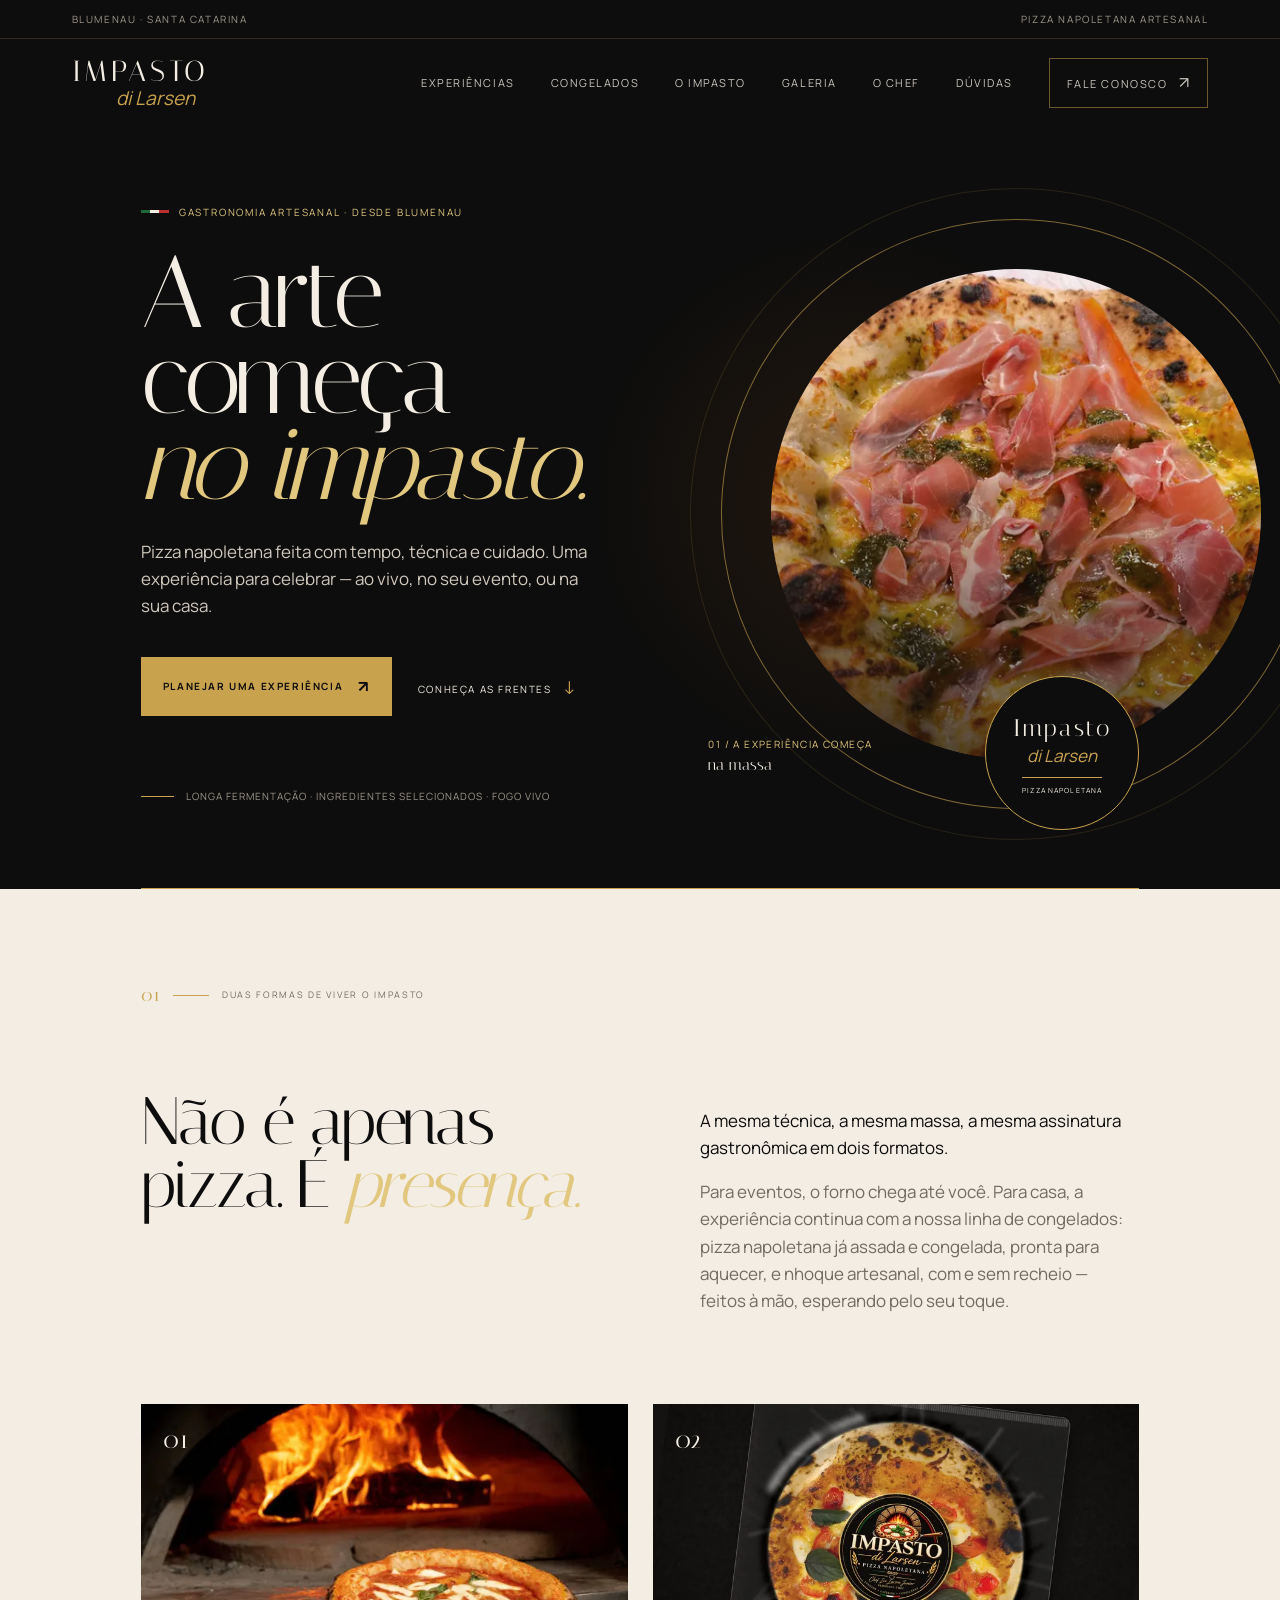
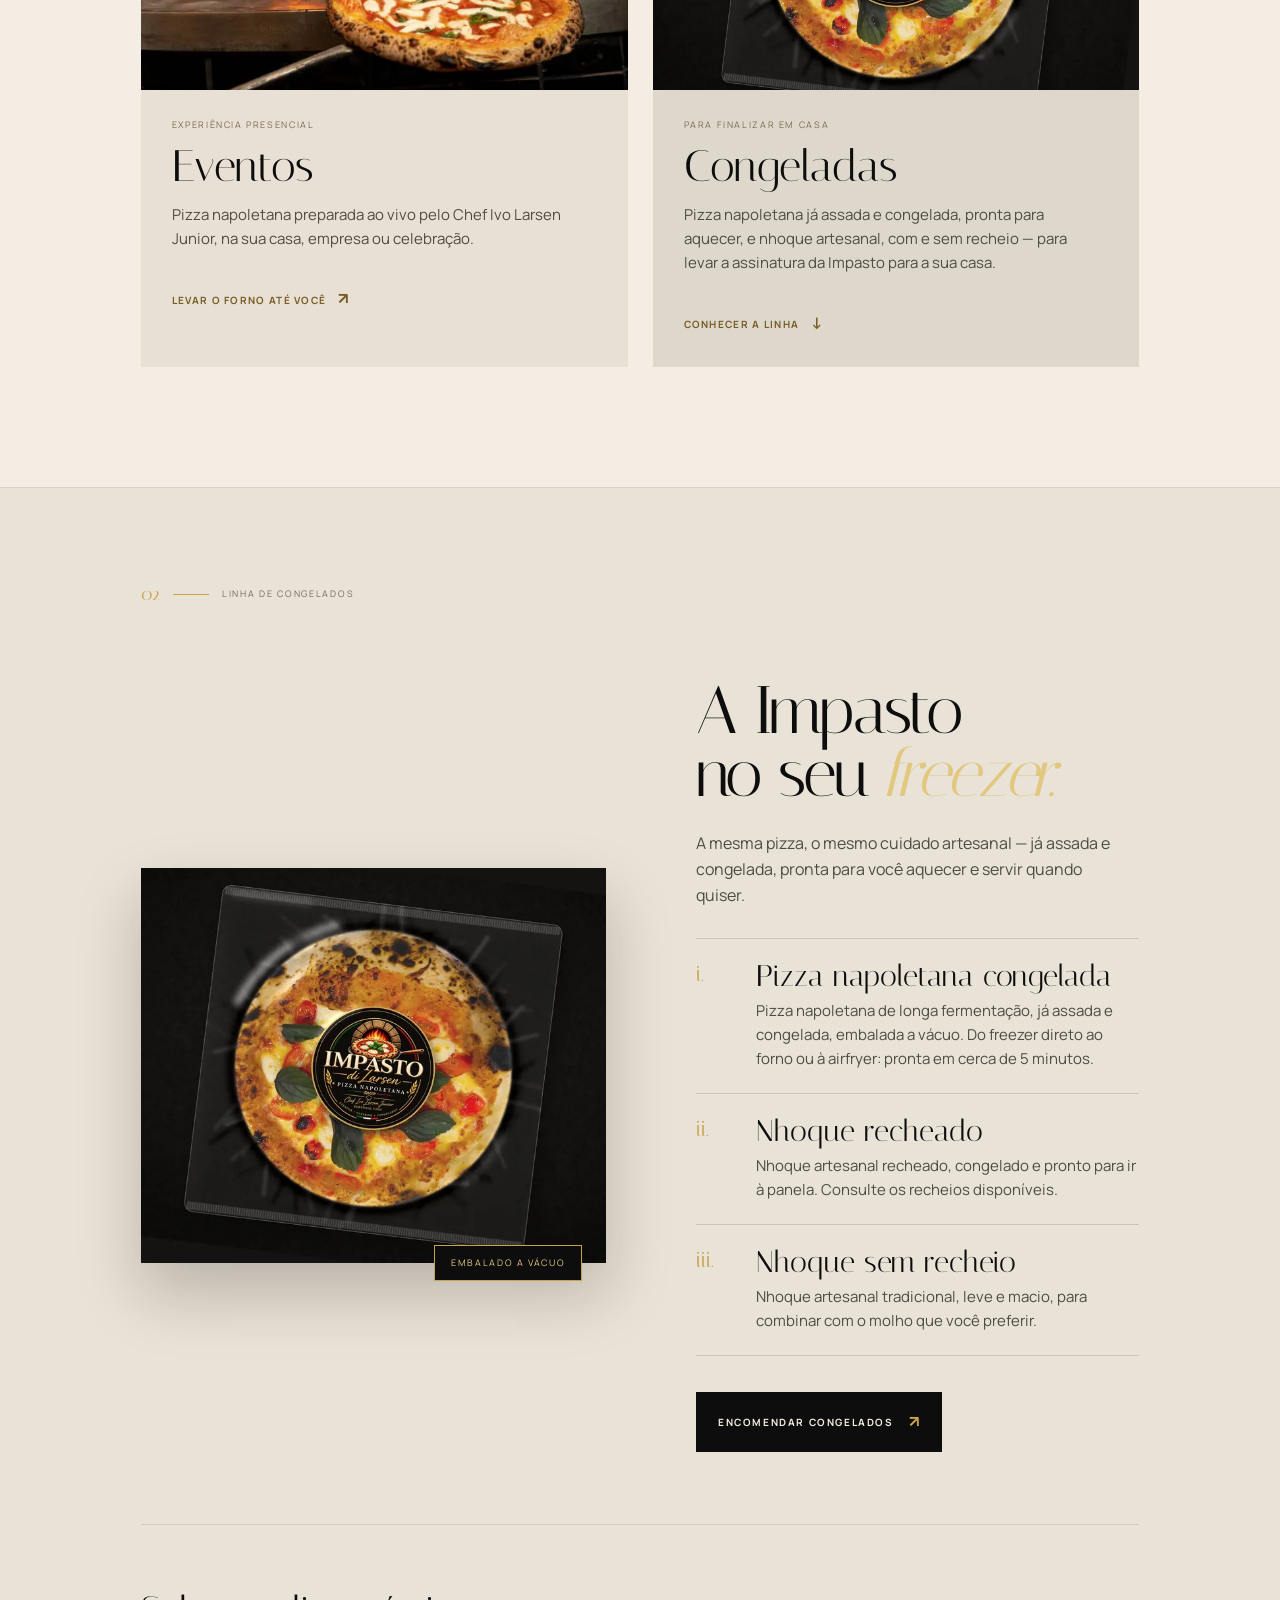
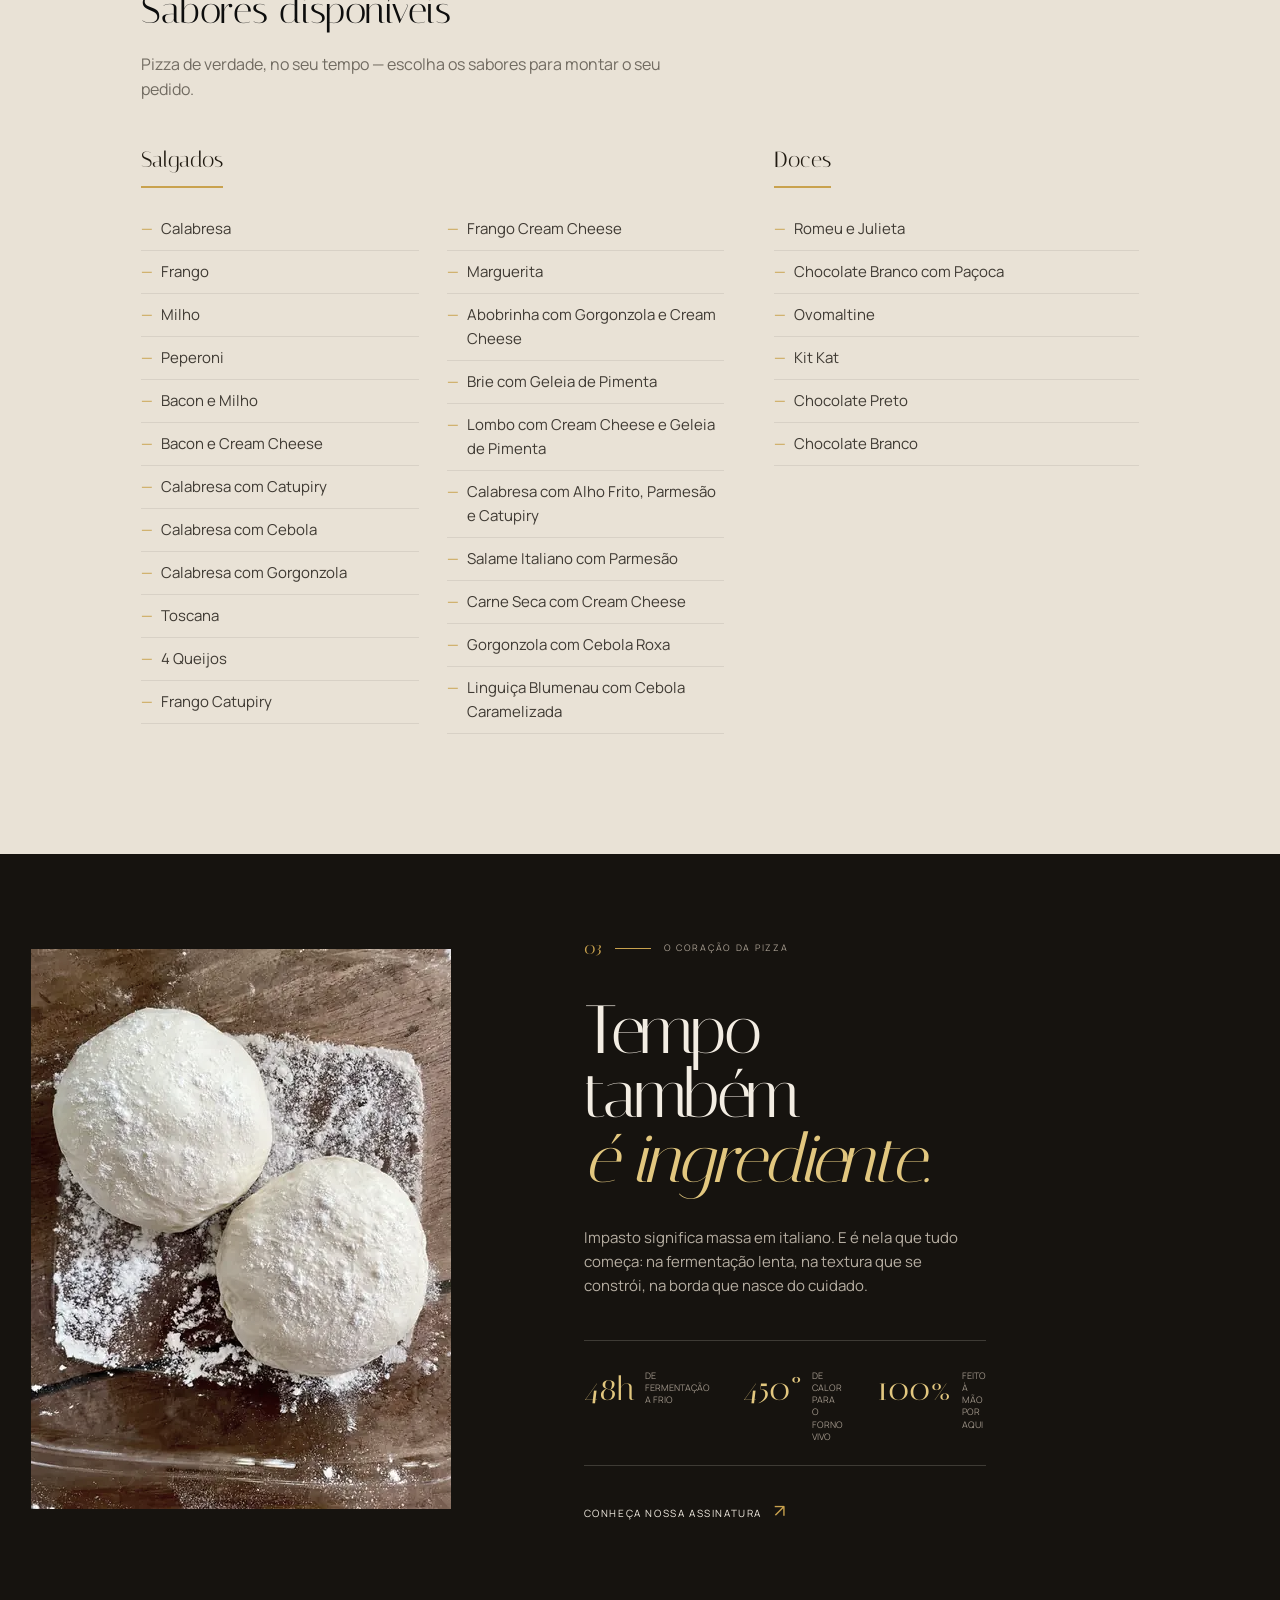
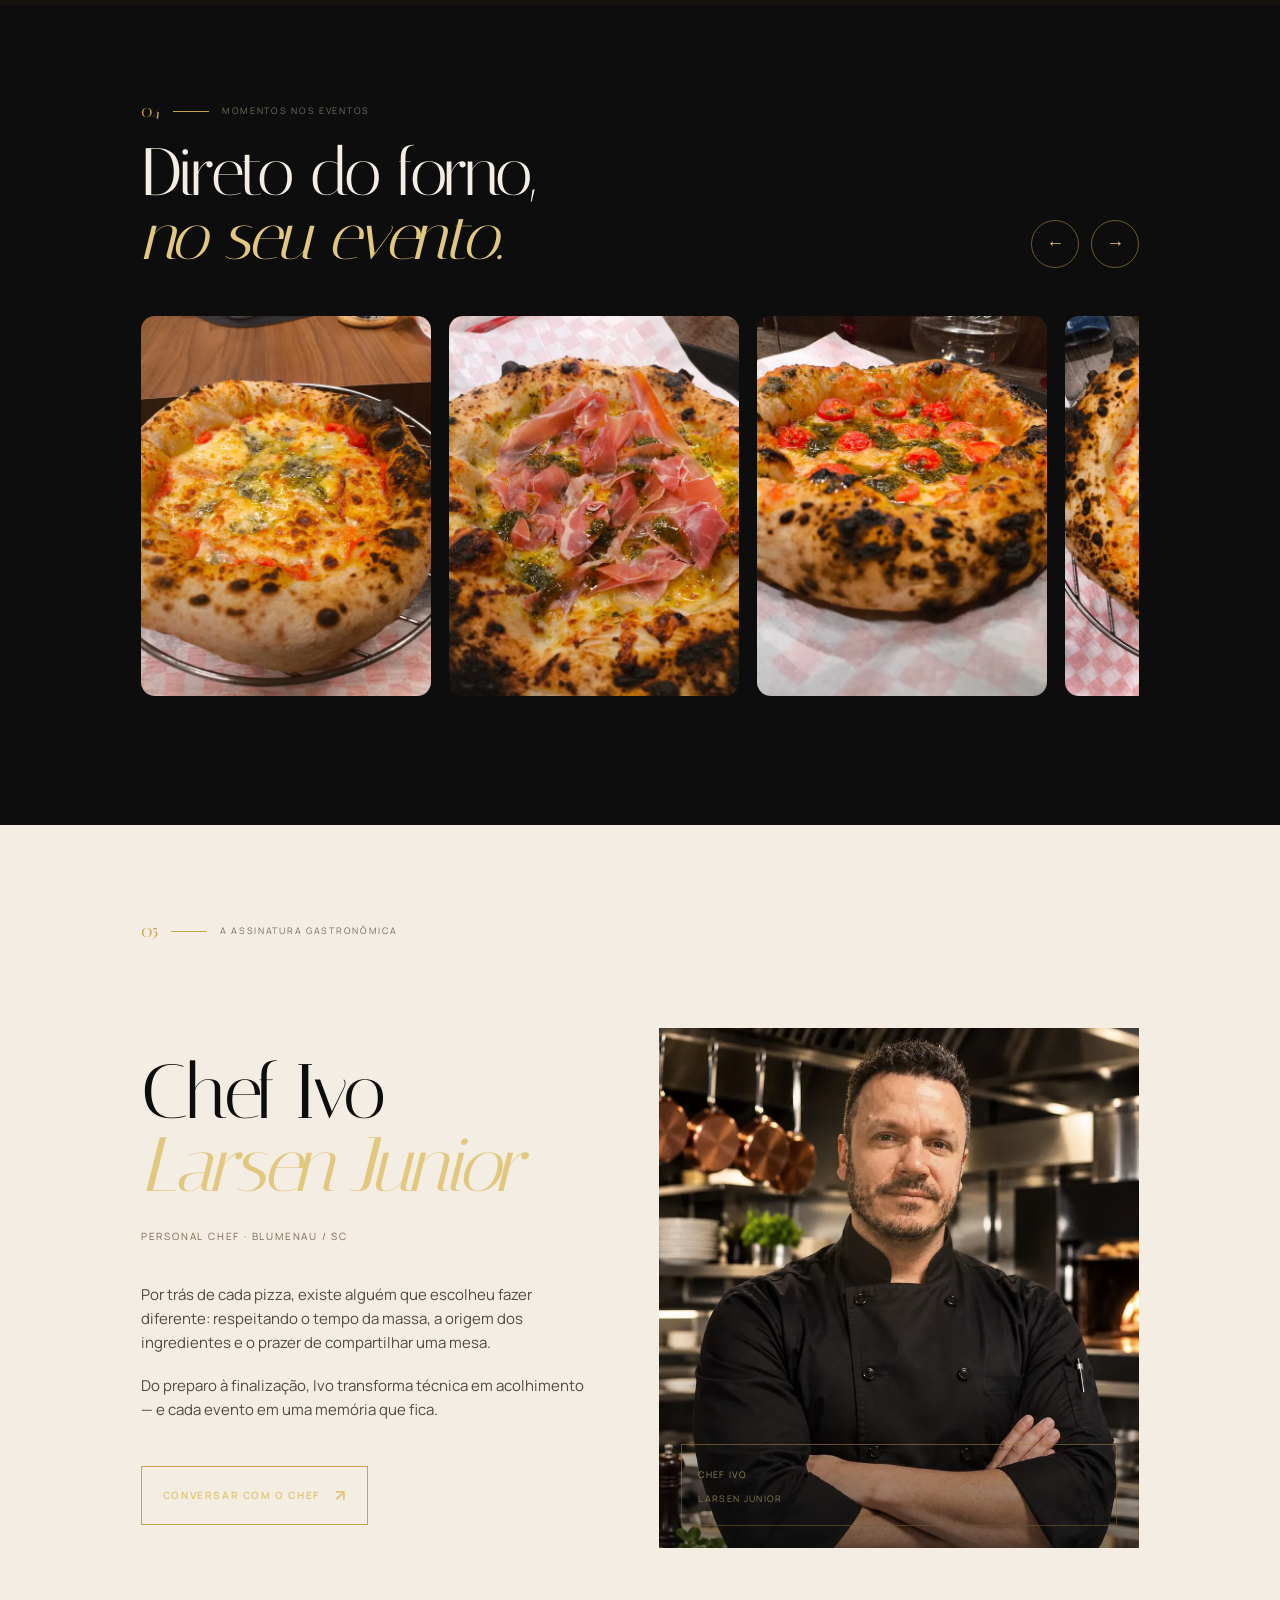
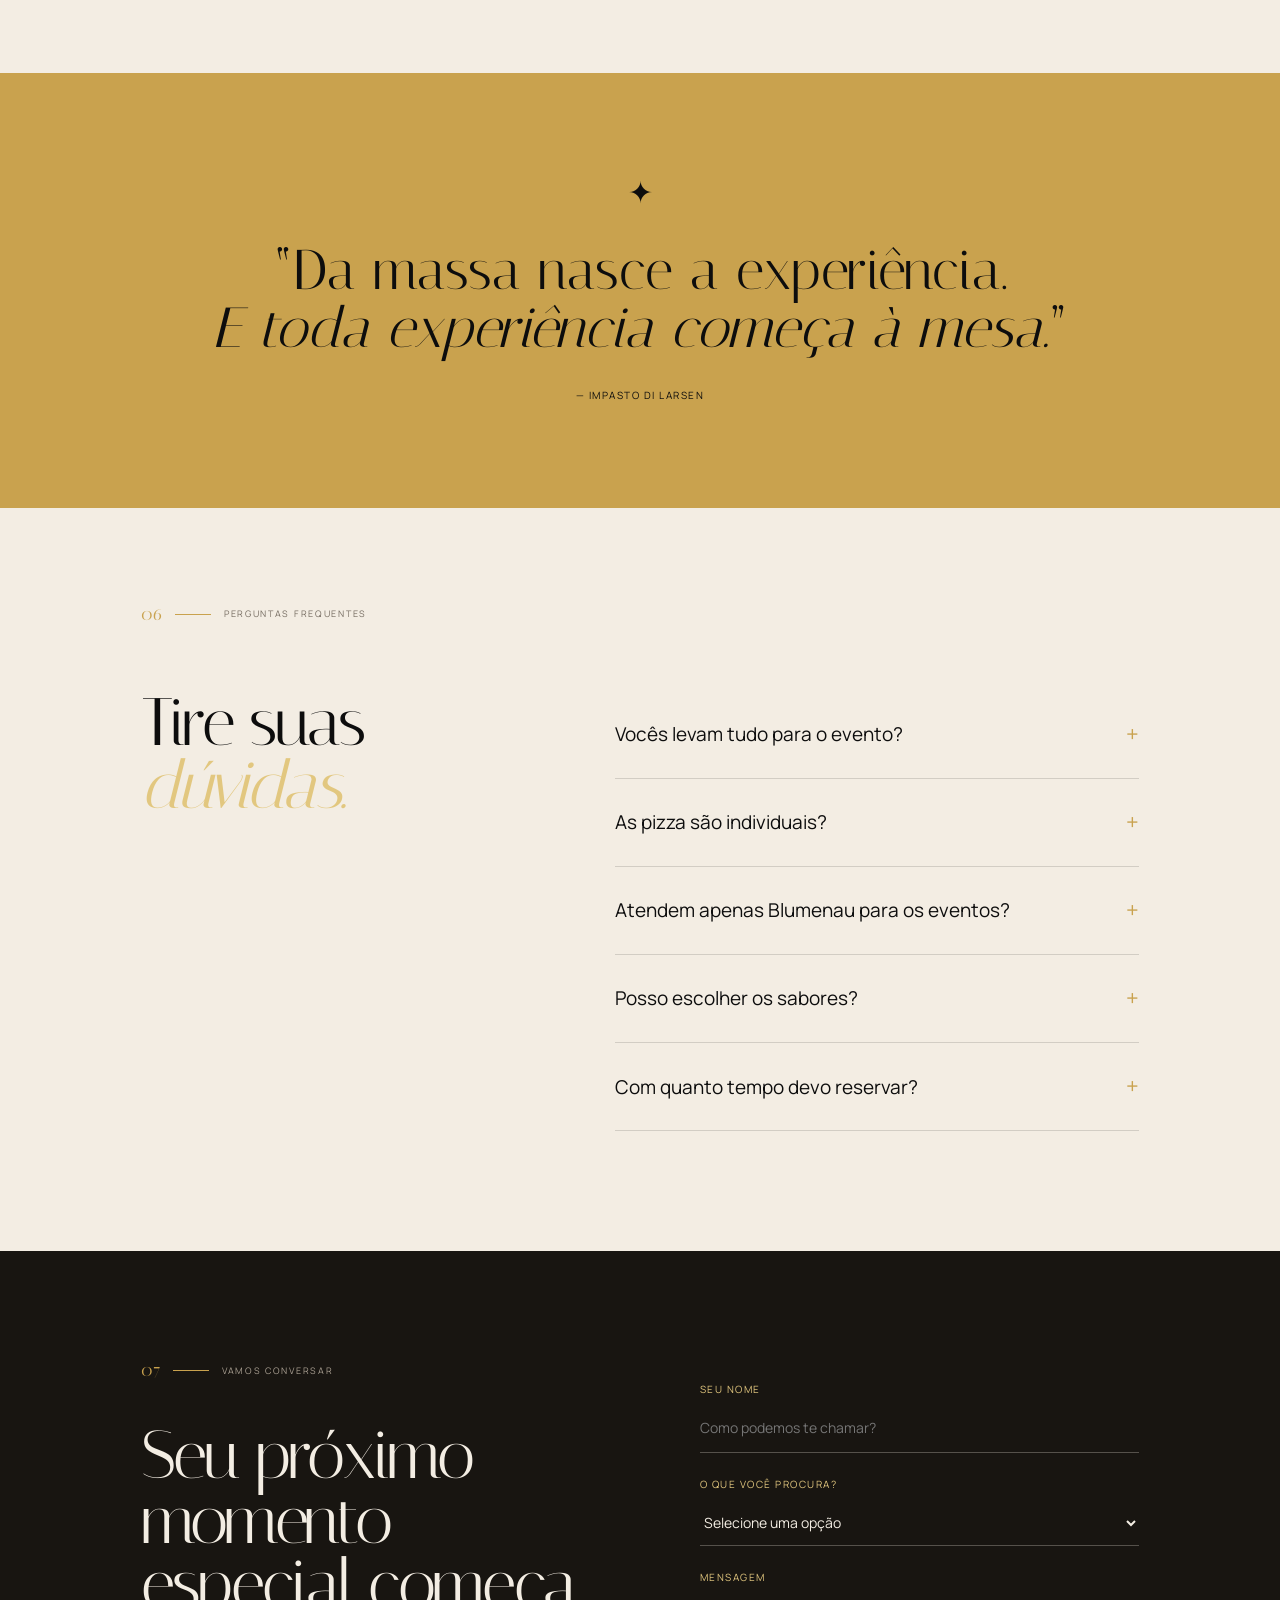
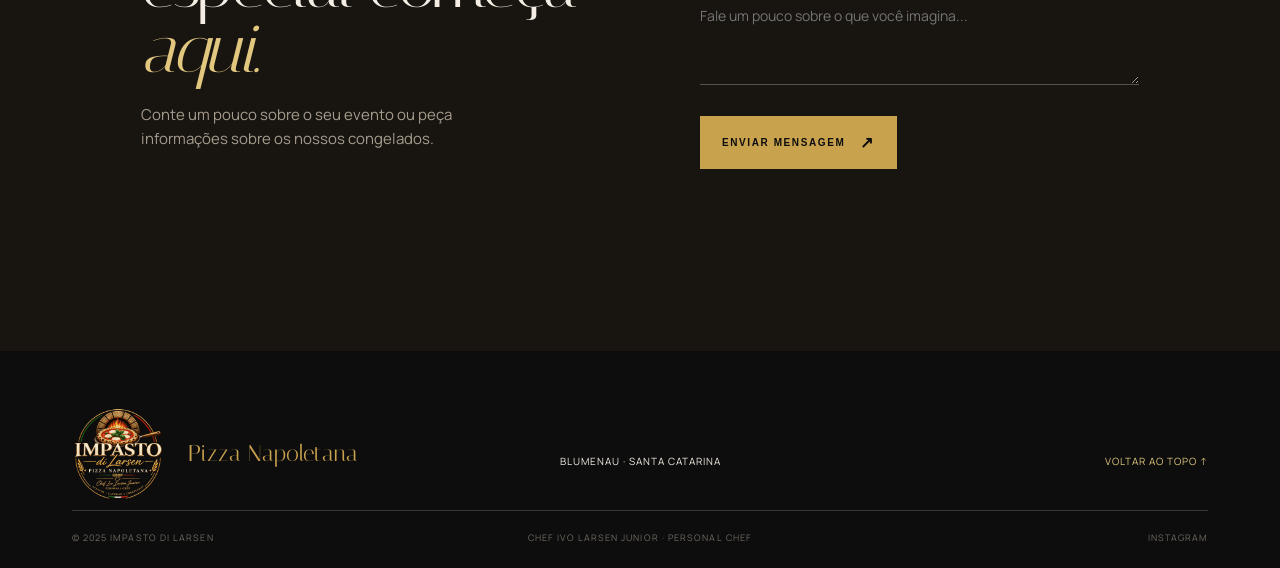
<file: index.html>
<!doctype html>
<html lang="pt-BR">
<head>
  <meta charset="UTF-8" />
  <!-- Google tag (gtag.js) -->
  <script async src="https://www.googletagmanager.com/gtag/js?id=AW-18531132535"></script>
  <script>
    window.dataLayer = window.dataLayer || [];
    function gtag(){dataLayer.push(arguments);}
    gtag('js', new Date());

    gtag('config', 'AW-18531132535');
  </script>
  <!-- Meta Pixel -->
  <script>
    !function(f,b,e,v,n,t,s){if(f.fbq)return;n=f.fbq=function(){n.callMethod?
    n.callMethod.apply(n,arguments):n.queue.push(arguments)};if(!f._fbq)f._fbq=n;
    n.push=n;n.loaded=!0;n.version='2.0';n.queue=[];t=b.createElement(e);t.async=!0;
    t.src=v;s=b.getElementsByTagName(e)[0];s.parentNode.insertBefore(t,s)}(window,
    document,'script','https://connect.facebook.net/en_US/fbevents.js');
    fbq('init', '1619346563264370');
    fbq('track', 'PageView');
  </script>
  <noscript><img height="1" width="1" style="display:none" src="https://www.facebook.com/tr?id=1619346563264370&ev=PageView&noscript=1" /></noscript>
  <meta name="viewport" content="width=device-width, initial-scale=1.0" />
  <meta name="description" content="Impasto di Larsen — pizza napoletana artesanal, experiências gastronômicas para eventos e linha de congelados (pizza napoletana já assada e congelada, pronta para aquecer, e nhoque artesanal) em Blumenau." />
  <meta name="theme-color" content="#0d0d0d" />
  <meta property="og:title" content="Impasto di Larsen | Pizza Napoletana" />
  <meta property="og:description" content="A arte começa no impasto. Uma experiência de pizza napoletana preparada ao vivo ou na sua casa." />
  <meta property="og:type" content="website" />
  <meta property="og:locale" content="pt_BR" />
  <meta property="og:url" content="https://impastodilarsen.com.br/" />
  <meta property="og:image" content="https://impastodilarsen.com.br/assets/logo-impasto.jpeg" />
  <meta property="og:image:width" content="1254" />
  <meta property="og:image:height" content="1254" />
  <meta property="og:site_name" content="Impasto di Larsen" />
  <meta name="twitter:card" content="summary_large_image" />
  <title>Impasto di Larsen | Pizza Napoletana</title>
  <link rel="apple-touch-icon" sizes="180x180" href="assets/apple-touch-icon.png">
  <link rel="icon" type="image/png" sizes="32x32" href="assets/favicon-32x32.png">
  <link rel="icon" type="image/png" sizes="16x16" href="assets/favicon-16x16.png">
  <link rel="icon" href="favicon.ico" type="image/x-icon" />
  <link rel="shortcut icon" href="favicon.ico" type="image/x-icon" />
  <link rel="preconnect" href="https://fonts.googleapis.com" />
  <link rel="preconnect" href="https://fonts.gstatic.com" crossorigin />
  <link rel="preload" as="style" href="https://fonts.googleapis.com/css2?family=DM+Sans:wght@400;500;600;700&family=Italiana&family=Manrope:wght@400;500;600;700&display=swap" onload="this.onload=null;this.rel='stylesheet'" />
  <noscript><link rel="stylesheet" href="https://fonts.googleapis.com/css2?family=DM+Sans:wght@400;500;600;700&family=Italiana&family=Manrope:wght@400;500;600;700&display=swap" /></noscript>
  <link rel="preload" as="image" href="assets/pizza-real-520.webp" imagesrcset="assets/pizza-real-520.webp 520w, assets/pizza-real-900.webp 900w" imagesizes="(max-width: 600px) 255px, (max-width: 1000px) 360px, 490px" fetchpriority="high" />
  <style>
:root {
--ink: #0d0d0d;
--cream: #f3ede3;
--gold: #c9a24e;
--gold-light: #e2c77f;
--green: #1e683a;
--red: #b9302e;
--muted: #9f978c;
--line: rgba(243,237,227,.18);
--serif: 'Italiana', Georgia, serif;
--sans: 'Manrope', 'DM Sans', Arial, sans-serif;
}
* { box-sizing: border-box; }
html { scroll-behavior: smooth; }
body { margin: 0; background: var(--ink); color: var(--cream); font-family: var(--sans); font-size: 15px; line-height: 1.6; }
a { color: inherit; text-decoration: none; }
img { display: block; max-width: 100%; }
.topline { border-bottom: 1px solid rgba(201,162,78,.2); color: var(--muted); display: flex; font-size: 10px; justify-content: space-between; letter-spacing: .16em; padding: 11px 5.6vw; text-transform: uppercase; }
.site-header { align-items: center; display: flex; justify-content: space-between; padding: 26px 5.6vw; position: absolute; top: 32px; width: 100%; z-index: 4; }
.brand { display: flex; flex-direction: column; line-height: .78; }
.brand-main { color: var(--cream); font-family: var(--serif); font-size: 29px; letter-spacing: .13em; }
.brand-script { color: var(--gold); font-size: 19px; font-style: italic; margin-left: 44px; margin-top: 8px; }
.nav { align-items: center; display: flex; gap: 36px; font-size: 11px; letter-spacing: .14em; text-transform: uppercase; }
.nav a { opacity: .82; transition: color .2s, opacity .2s; }
.nav a:hover { color: var(--gold-light); opacity: 1; }
.nav-cta { border: 1px solid rgba(201,162,78,.62); padding: 11px 17px; }
.nav-cta span, .button span, .arrow-link span { font-size: 16px; margin-left: 8px; }
.menu-toggle { background: none; border: 0; color: var(--cream); display: none; font-size: 22px; }
.section-pad { padding-left: 11vw; padding-right: 11vw; }
.hero { align-items: center; background: radial-gradient(circle at 67% 54%, rgba(102,57,17,.24), transparent 28%), var(--ink); display: grid; grid-template-columns: 1fr 1fr; min-height: 850px; overflow: hidden; padding-top: 120px; position: relative; }
.hero:after { background: var(--gold); bottom: 0; content: ''; height: 1px; left: 11vw; position: absolute; width: 78vw; }
.hero-copy { padding-bottom: 50px; position: relative; z-index: 2; }
.eyebrow, .card-type, .chef-role { color: var(--gold-light); font-size: 10px; letter-spacing: .18em; text-transform: uppercase; }
.eyebrow { align-items: center; display: flex; gap: 10px; }
.flag-mark { background: linear-gradient(90deg, var(--green) 0 33%, var(--cream) 33% 66%, var(--red) 66%); display: inline-block; height: 3px; width: 28px; }
.hero h1 { font-family: var(--serif); font-size: clamp(64px, 8vw, 120px); font-weight: 400; letter-spacing: -.04em; line-height: .84; margin: 30px 0; }
.hero h1 em, h2 em { color: var(--gold-light); font-style: italic; }
.hero-text { color: #d0c8bd; font-size: 17px; max-width: 455px; }
.hero-actions { align-items: center; display: flex; gap: 26px; margin-top: 37px; }
.button { align-items: center; border: 1px solid transparent; display: inline-flex; font-size: 10px; font-weight: 700; gap: 7px; justify-content: center; letter-spacing: .16em; padding: 16px 21px; text-transform: uppercase; transition: transform .2s, background .2s; }
.button:hover { transform: translateY(-2px); }
.button-gold { background: var(--gold); color: var(--ink); }
.button-gold:hover { background: var(--gold-light); }
.button-outline { border-color: var(--gold); color: var(--gold-light); }
.text-link { font-size: 10px; letter-spacing: .16em; text-transform: uppercase; }
.text-link span { color: var(--gold); font-size: 18px; margin-left: 8px; }
.hero-note { align-items: center; color: var(--muted); display: flex; font-size: 10px; gap: 12px; letter-spacing: .1em; margin-top: 72px; text-transform: uppercase; }
.note-line { background: var(--gold); display: inline-block; height: 1px; width: 33px; }
.hero-visual { height: 650px; margin-left: 5vw; position: relative; }
.hero-orbit { border: 1px solid rgba(201,162,78,.6); border-radius: 50%; height: 590px; left: 4%; position: absolute; top: 3%; transform: rotate(-17deg); width: 590px; }
.hero-orbit:after { border: 1px solid rgba(201,162,78,.15); border-radius: 50%; content: ''; height: 650px; left: -32px; position: absolute; top: -32px; width: 650px; }
.hero-image-wrap { border-radius: 50%; height: 490px; overflow: hidden; position: absolute; left: calc(4% + 50px); top: calc(3% + 50px); width: 490px; }
.hero-image-wrap:after { background: linear-gradient(180deg, transparent 40%, rgba(13,13,13,.65)); content: ''; inset: 0; position: absolute; }
.hero-image-wrap img { filter: saturate(.9); height: 100%; object-fit: cover; object-position: center 42%; width: 100%; }
.hero-stamp { align-items: center; background: var(--ink); border: 1px solid var(--gold); border-radius: 50%; bottom: 3%; display: flex; flex-direction: column; height: 154px; justify-content: center; position: absolute; right: 0; width: 154px; }
.hero-stamp span { font-family: var(--serif); font-size: 24px; letter-spacing: .1em; }
.hero-stamp strong { color: var(--gold); font-size: 17px; font-style: italic; font-weight: 400; margin-top: -6px; }
.hero-stamp small { border-top: 1px solid var(--gold); font-size: 7px; letter-spacing: .16em; margin-top: 8px; padding-top: 7px; text-transform: uppercase; }
.hero-caption { bottom: 11%; color: var(--gold-light); font-size: 10px; left: 1%; letter-spacing: .14em; position: absolute; text-transform: uppercase; }
.hero-caption span { color: var(--cream); font-family: var(--serif); font-size: 16px; letter-spacing: 0; text-transform: none; }
.intro { background: var(--cream); color: var(--ink); padding-bottom: 120px; padding-top: 92px; }
.section-kicker { align-items: center; color: #756c61; display: flex; font-size: 9px; gap: 13px; letter-spacing: .19em; text-transform: uppercase; }
.section-kicker > span:first-child { color: var(--gold); font-family: var(--serif); font-size: 18px; letter-spacing: 0; }
.kicker-rule { background: var(--gold); display: inline-block; height: 1px; width: 36px; }
.intro-grid { display: grid; gap: 12%; grid-template-columns: 1fr 1fr; padding: 80px 0 73px; }
.intro h2, .process h2, .chef h2, .faq h2, .contact h2 { font-family: var(--serif); font-size: clamp(42px, 5.2vw, 76px); font-weight: 400; letter-spacing: -.04em; line-height: .95; margin: 0; }
.intro-copy { align-self: end; font-size: 17px; max-width: 430px; }
.muted { color: #716b61; }
.experience-grid { display: grid; gap: 25px; grid-template-columns: 1fr 1fr; }
.experience-card { background: #e8e0d4; min-height: 500px; }
.card-frozen { background: #ded8cc; }
.card-image { height: 286px; overflow: hidden; position: relative; }
.card-image img { height: 100%; object-fit: cover; object-position: center; transition: transform .5s; width: 100%; }
.card-event .card-image img { object-position: center 54%; }
.experience-card:hover .card-image img { transform: scale(1.05); }
.card-number { color: var(--cream); font-family: var(--serif); font-size: 25px; left: 22px; position: absolute; top: 16px; }
.card-content { padding: 28px 31px 32px; }
.card-type { color: #7c6a50; font-size: 9px; }
.card-content h3 { font-family: var(--serif); font-size: 44px; font-weight: 400; line-height: 1; margin: 11px 0 14px; }
.card-content p { color: #4f4b45; max-width: 390px; }
.arrow-link { color: #765d25; display: inline-block; font-size: 10px; font-weight: 700; letter-spacing: .13em; margin-top: 20px; text-transform: uppercase; }
.frozen { background: #e9e2d6; border-top: 1px solid rgba(13,13,13,.08); color: var(--ink); padding-bottom: 120px; padding-top: 92px; }
.frozen-grid { align-items: center; display: grid; gap: 9%; grid-template-columns: 1.05fr 1fr; margin-top: 70px; }
.frozen-visual { position: relative; }
.frozen-visual img { aspect-ratio: 4 / 3.4; box-shadow: 0 30px 60px rgba(13,13,13,.22); height: auto; object-fit: cover; width: 100%; }
.frozen-tag { background: var(--ink); border: 1px solid var(--gold); bottom: -18px; color: var(--gold-light); font-size: 9px; letter-spacing: .18em; padding: 10px 16px; position: absolute; right: 24px; text-transform: uppercase; }
.frozen h2 { font-family: var(--serif); font-size: clamp(42px, 5.2vw, 76px); font-weight: 400; letter-spacing: -.04em; line-height: .95; margin: 0; }
.frozen-lead { color: #4f4b45; font-size: 16px; margin: 26px 0 30px; max-width: 430px; }
.frozen-list { border-top: 1px solid rgba(13,13,13,.14); list-style: none; margin: 0 0 36px; padding: 0; }
.frozen-item { border-bottom: 1px solid rgba(13,13,13,.14); display: grid; gap: 18px; grid-template-columns: 42px 1fr; padding: 22px 0; }
.frozen-num { color: var(--gold); font-family: var(--serif); font-size: 22px; line-height: 1.2; }
.frozen-item h3 { font-family: var(--serif); font-size: 30px; font-weight: 400; line-height: 1; margin: 0 0 8px; }
.frozen-item p { color: #4f4b45; margin: 0; max-width: 420px; }
.button-dark { background: var(--ink); color: var(--cream); }
.button-dark span { color: var(--gold); }
.button-dark:hover { background: #2a251e; }
.flavors { border-top: 1px solid rgba(13,13,13,.1); margin-top: 72px; padding-top: 56px; }
.flavors-head { margin-bottom: 40px; max-width: 560px; }
.flavors-head h3 { font-family: var(--serif); font-size: clamp(28px, 3vw, 38px); font-weight: 400; margin: 0 0 10px; }
.flavors-head p { font-size: 16px; margin: 0; }
.flavors-grid { display: grid; gap: 50px; grid-template-columns: 1.6fr 1fr; }
.flavors-group h4 { border-bottom: 2px solid var(--gold); color: #211b12; display: inline-block; font-family: var(--serif); font-size: 22px; font-weight: 400; margin: 0 0 20px; padding-bottom: 8px; }
.flavors-group ul { columns: 2; column-gap: 28px; list-style: none; margin: 0; padding: 0; }
.flavors-group-sweet ul { columns: 1; }
.flavors-group li { border-bottom: 1px solid rgba(13,13,13,.08); break-inside: avoid; color: #3f3a33; font-size: 15px; padding: 9px 0 9px 20px; position: relative; }
.flavors-group li::before { color: var(--gold); content: '—'; left: 0; position: absolute; }
.process { background: #16130f; display: grid; grid-template-columns: 1fr 1fr; min-height: 675px; padding-left: 0; }
.process-image { overflow: hidden; }
.process-image img { filter: saturate(.65); height: 100%; object-fit: cover; width: 100%; }
.process-image video { display: block; filter: saturate(.65); height: 100%; margin: 0 auto; max-width: 420px; object-fit: contain; width: 100%; }
.process-copy { align-self: center; padding: 80px 12vw 80px 8vw; }
.light { color: #aaa093; }
.process h2 { font-size: clamp(46px, 5.3vw, 80px); margin: 35px 0; }
.process-copy p { color: #b6aea2; max-width: 430px; }
.process-stats { border-bottom: 1px solid var(--line); border-top: 1px solid var(--line); display: flex; gap: 33px; margin: 42px 0 30px; padding: 22px 0; }
.process-stats div { display: flex; gap: 10px; }
.process-stats strong { color: var(--gold-light); font-family: var(--serif); font-size: 33px; font-weight: 400; }
.process-stats span { color: #9d9387; font-size: 9px; line-height: 1.35; padding-top: 7px; text-transform: uppercase; }
.light-link { color: var(--cream); }
.gallery { background: var(--ink); padding-bottom: 115px; padding-top: 92px; }
.gallery-head { align-items: flex-end; display: flex; gap: 32px; justify-content: space-between; margin-top: 16px; }
.gallery-head h2 { font-family: var(--serif); font-size: clamp(42px, 5.2vw, 76px); font-weight: 400; letter-spacing: -.04em; line-height: .95; margin: 0; }
.gallery-arrows { display: flex; flex-shrink: 0; gap: 12px; }
.gallery-arrow { align-items: center; background: transparent; border: 1px solid rgba(201,162,78,.5); border-radius: 50%; color: var(--gold-light); cursor: pointer; display: flex; font-size: 18px; height: 48px; justify-content: center; transition: background .2s, color .2s; width: 48px; }
.gallery-arrow:hover { background: var(--gold); color: var(--ink); }
.gallery-track { display: flex; gap: 18px; margin-top: 48px; overflow-x: auto; padding-bottom: 14px; scroll-behavior: smooth; scroll-snap-type: x mandatory; }
.gallery-track img { aspect-ratio: 3 / 4; border-radius: 14px; flex: 0 0 auto; height: 380px; object-fit: cover; scroll-snap-align: start; width: 290px; }
.gallery-track::-webkit-scrollbar { height: 6px; }
.gallery-track::-webkit-scrollbar-thumb { background: rgba(201,162,78,.4); border-radius: 10px; }
.gallery-track::-webkit-scrollbar-track { background: transparent; }
.chef { background: var(--cream); color: var(--ink); padding-bottom: 125px; padding-top: 92px; }
.chef-grid { display: grid; grid-template-columns: 1fr 1fr; margin-top: 82px; }
.chef-copy { max-width: 455px; padding-top: 28px; }
.chef h2 { font-size: clamp(52px, 6vw, 90px); }
.chef-role { color: #7c6a50; margin: 26px 0 39px; }
.chef-copy p { color: #4f4b45; margin: 0 0 19px; }
.chef-copy .button { margin-top: 25px; }
.chef-portrait { background: linear-gradient(135deg, #2b2b26, #17140f); height: 520px; justify-self: end; overflow: hidden; position: relative; width: min(100%, 480px); }
.chef-portrait img { filter: saturate(.88); height: 100%; object-fit: cover; object-position: center 18%; width: 100%; }
.chef-portrait:after { background: radial-gradient(ellipse at 50% 30%, rgba(200,167,104,.22), transparent 34%), linear-gradient(0deg, rgba(13,13,13,.55), transparent 38%); content: ''; inset: 0; position: absolute; }
.portrait-inner { border: 1px solid rgba(201,162,78,.6); bottom: 22px; color: var(--gold-light); left: 22px; padding: 16px; position: absolute; right: 22px; }
.portrait-mark { font-family: var(--serif); font-size: 35px; letter-spacing: .13em; }
.portrait-inner span { font-size: 9px; letter-spacing: .15em; text-transform: uppercase; }
.faq { background: var(--cream); color: var(--ink); padding-bottom: 120px; padding-top: 92px; }
.faq-grid { display: grid; gap: 10%; grid-template-columns: 1fr 1.4fr; margin-top: 62px; }
.faq-list { display: flex; flex-direction: column; }
.faq-item { border-bottom: 1px solid rgba(13,13,13,.14); padding: 26px 0; }
.faq-item summary { align-items: center; cursor: pointer; display: flex; font-size: 19px; justify-content: space-between; list-style: none; }
.faq-item summary::-webkit-details-marker { display: none; }
.faq-item summary::after { color: var(--gold); content: '+'; flex-shrink: 0; font-size: 22px; margin-left: 20px; transition: transform .2s; }
.faq-item[open] summary::after { content: '–'; }
.faq-item p { color: #4f4b45; margin: 14px 0 0; max-width: 520px; }
.manifesto { background: var(--gold); color: var(--ink); padding: 95px 20px 102px; text-align: center; }
.manifesto-mark { font-size: 30px; }
.manifesto p { font-family: var(--serif); font-size: clamp(35px, 4.4vw, 65px); line-height: 1.03; margin: 25px 0; }
.manifesto p em { font-style: italic; }
.manifesto > span { font-size: 10px; letter-spacing: .15em; text-transform: uppercase; }
.contact { background: #181511; display: grid; gap: 12%; grid-template-columns: 1fr 1fr; padding-bottom: 115px; padding-top: 105px; }
.contact h2 { font-size: clamp(48px, 5.3vw, 78px); margin: 38px 0 22px; }
.contact-head p { color: #a69c8e; max-width: 370px; }
.contact-form { display: flex; flex-direction: column; gap: 23px; padding-top: 25px; }
.contact-form label { color: var(--gold-light); font-size: 10px; letter-spacing: .15em; text-transform: uppercase; }
.contact-form input, .contact-form select, .contact-form textarea { background: transparent; border: 0; border-bottom: 1px solid rgba(243,237,227,.28); border-radius: 0; color: var(--cream); display: block; font: inherit; font-size: 14px; letter-spacing: 0; margin-top: 8px; outline: 0; padding: 12px 0; width: 100%; }
.contact-form select option { color: var(--ink); }
.contact-form input:focus, .contact-form select:focus, .contact-form textarea:focus { border-color: var(--gold); }
.contact-form textarea { resize: vertical; }
.contact-form .button { align-self: flex-start; margin-top: 8px; }
.form-feedback { color: var(--gold-light); font-size: 12px; min-height: 20px; }
.site-footer { background: var(--ink); padding: 57px 5.6vw 23px; }
.footer-brand { align-items: center; display: flex; gap: 24px; }
.footer-brand img { height: 92px; object-fit: cover; object-position: 50% 0; width: 92px; }
.footer-brand span { color: var(--gold); font-family: var(--serif); font-size: 23px; }
.footer-meta { align-items: center; border-bottom: 1px solid var(--line); display: grid; grid-template-columns: 1fr auto 1fr; margin-top: -47px; padding-bottom: 41px; font-size: 10px; letter-spacing: .1em; text-transform: uppercase; }
.footer-meta span:first-child { grid-column: 2; justify-self: center; }
.footer-meta a { color: var(--gold-light); }
.back-top { grid-column: 3; justify-self: end; }
.footer-bottom { align-items: center; color: #706a61; display: grid; font-size: 9px; grid-template-columns: 1fr auto 1fr; letter-spacing: .12em; padding-top: 20px; text-transform: uppercase; }
.footer-bottom span:first-child { grid-column: 1; justify-self: start; }
.footer-bottom span:nth-child(2) { grid-column: 2; justify-self: center; }
.footer-bottom a { grid-column: 3; justify-self: end; }
@media (max-width: 900px) {
.site-header { top: 29px; }
.nav { gap: 17px; }
.hero { grid-template-columns: 1fr; min-height: 1000px; }
.hero-copy { padding-top: 40px; }
.hero-visual { height: 470px; margin: 0 auto; width: min(100%, 590px); }
.hero-orbit { height: 420px; left: 7%; width: 420px; }
.hero-orbit:after { height: 470px; width: 470px; }
.hero-image-wrap { height: 360px; left: calc(7% + 30px); top: calc(3% + 30px); width: 360px; }
.intro-grid, .chef-grid { gap: 40px; }
.contact { gap: 50px; }
.frozen-grid { gap: 50px; grid-template-columns: 1fr; }
.frozen-visual { margin: 0 auto; max-width: 620px; }
}
@media (max-width: 650px) {
.topline { font-size: 8px; padding: 9px 6vw; }
.topline span:last-child { display: none; }
.site-header { padding: 22px 6vw; }
.brand-main { font-size: 24px; }
.brand-script { font-size: 16px; margin-left: 35px; }
.nav { background: var(--ink); border: 1px solid var(--gold); display: none; flex-direction: column; gap: 18px; padding: 20px; position: absolute; right: 6vw; top: 78px; }
.nav.open { display: flex; }
.menu-toggle { display: block; }
.section-pad { padding-left: 6vw; padding-right: 6vw; }
.hero { min-height: 850px; padding-top: 140px; }
.hero h1 { font-size: 64px; }
.hero-text { font-size: 15px; }
.hero-actions { align-items: flex-start; flex-direction: column; gap: 18px; }
.hero-note { font-size: 8px; margin-top: 45px; }
.hero-visual { height: 340px; }
.hero-orbit { height: 290px; left: 5%; width: 290px; }
.hero-orbit:after { height: 330px; width: 330px; }
.hero-image-wrap { height: 255px; left: calc(5% + 17.5px); top: calc(3% + 17.5px); width: 255px; }
.hero-stamp { bottom: -1%; height: 110px; width: 110px; }
.hero-stamp span { font-size: 18px; }
.hero-stamp strong { font-size: 13px; }
.hero-stamp small { font-size: 6px; }
.hero-caption { bottom: 7%; font-size: 8px; }
.intro, .chef, .faq, .frozen, .gallery { padding-bottom: 80px; padding-top: 64px; }
.gallery-head { align-items: flex-start; flex-direction: column; gap: 20px; }
.gallery-head h2 { font-size: 46px; }
.gallery-track { margin-top: 32px; }
.gallery-track img { height: 280px; width: 215px; }
.gallery-arrow { height: 42px; width: 42px; }
.frozen-grid { margin-top: 40px; }
.frozen h2 { font-size: 53px; }
.frozen-item h3 { font-size: 26px; }
.frozen-item { gap: 12px; grid-template-columns: 32px 1fr; }
.flavors { margin-top: 50px; padding-top: 40px; }
.flavors-grid { gap: 36px; grid-template-columns: 1fr; }
.flavors-group ul { columns: 1; }
.intro-grid, .experience-grid, .chef-grid, .faq-grid, .contact { grid-template-columns: 1fr; }
.intro-grid { padding: 52px 0 50px; }
.faq-grid { margin-top: 40px; }
.intro h2 { font-size: 53px; }
.intro-copy { font-size: 15px; }
.experience-card { min-height: 0; }
.card-image { height: 220px; }
.card-content { padding: 24px; }
.card-content h3 { font-size: 39px; }
.process { grid-template-columns: 1fr; }
.process-image { height: 310px; }
.process-copy { padding: 65px 6vw; }
.process h2 { font-size: 54px; }
.process-stats { gap: 14px; }
.process-stats div { gap: 5px; }
.process-stats strong { font-size: 26px; }
.process-stats span { font-size: 8px; }
.chef-grid { margin-top: 50px; }
.chef-copy { padding-top: 0; }
.chef-portrait { height: 390px; margin-top: 50px; }
.contact { padding-bottom: 80px; padding-top: 75px; }
.contact h2 { font-size: 54px; }
.footer-meta { align-items: flex-start; grid-template-columns: 1fr; gap: 12px; margin-top: 30px; }
.footer-meta span:first-child { grid-column: 1; justify-self: start; }
.back-top { grid-column: 1; justify-self: start; }
.footer-bottom { grid-template-columns: 1fr; gap: 8px; margin-top: 25px; }
.footer-bottom span:nth-child(2) { justify-self: start; }
.footer-bottom a { justify-self: start; }
.footer-brand img { height: 74px; width: 74px; }
}
</style>
</head>
<body>
  <div class="topline"><span>Blumenau · Santa Catarina</span><span>Pizza Napoletana Artesanal</span></div>
  <header class="site-header" id="topo">
    <a class="brand" href="#topo" aria-label="Impasto di Larsen, início">
      <span class="brand-main">IMPASTO</span>
      <span class="brand-script">di Larsen</span>
    </a>
    <nav class="nav" aria-label="Navegação principal">
      <a href="#experiencias">Experiências</a>
      <a href="#congelados">Congelados</a>
      <a href="#processo">O impasto</a>
      <a href="#galeria">Galeria</a>
      <a href="#chef">O chef</a>
      <a href="#faq">Dúvidas</a>
      <a href="#contato" class="nav-cta">Fale conosco <span>↗</span></a>
    </nav>
    <button class="menu-toggle" aria-label="Abrir menu" aria-expanded="false">☰</button>
  </header>

  <main>
    <section class="hero section-pad">
      <div class="hero-copy">
        <p class="eyebrow"><span class="flag-mark"></span> Gastronomia artesanal · Desde Blumenau</p>
        <h1>A arte começa<br /><em>no impasto.</em></h1>
        <p class="hero-text">Pizza napoletana feita com tempo, técnica e cuidado. Uma experiência para celebrar — ao vivo, no seu evento, ou na sua casa.</p>
        <div class="hero-actions">
          <a class="button button-gold" href="#contato">Planejar uma experiência <span>↗</span></a>
          <a class="text-link" href="#experiencias">Conheça as frentes <span>↓</span></a>
        </div>
        <div class="hero-note"><span class="note-line"></span><span>Longa fermentação · ingredientes selecionados · fogo vivo</span></div>
      </div>
      <div class="hero-visual">
        <div class="hero-orbit"></div>
        <div class="hero-image-wrap"><img src="assets/pizza-real-900.webp" srcset="assets/pizza-real-520.webp 520w, assets/pizza-real-900.webp 900w" sizes="(max-width: 600px) 255px, (max-width: 1000px) 360px, 490px" width="900" height="1199" fetchpriority="high" decoding="async" alt="Pizza napoletana da Impasto di Larsen saindo do forno" /></div>
        <div class="hero-stamp"><span>Impasto</span><strong>di Larsen</strong><small>Pizza Napoletana</small></div>
        <div class="hero-caption">01 / A experiência começa<br /><span>na massa</span></div>
      </div>
    </section>

    <section class="intro section-pad" id="experiencias">
      <div class="section-kicker"><span>01</span><span class="kicker-rule"></span><span>DUAS FORMAS DE VIVER O IMPASTO</span></div>
      <div class="intro-grid">
        <div><h2>Não é apenas<br />pizza. É <em>presença.</em></h2></div>
        <div class="intro-copy"><p>A mesma técnica, a mesma massa, a mesma assinatura gastronômica em dois formatos.</p><p class="muted">Para eventos, o forno chega até você. Para casa, a experiência continua com a nossa linha de congelados: pizza napoletana já assada e congelada, pronta para aquecer, e nhoque artesanal, com e sem recheio — feitos à mão, esperando pelo seu toque.</p></div>
      </div>
      <div class="experience-grid">
        <article class="experience-card card-event"><div class="card-image"><img src="assets/forno.webp" width="612" height="408" loading="lazy" decoding="async" alt="Pizza napoletana da Impasto com presunto cru e pesto" /><span class="card-number">01</span></div><div class="card-content"><div class="card-type">Experiência presencial</div><h3>Eventos</h3><p>Pizza napoletana preparada ao vivo pelo Chef Ivo Larsen Junior, na sua casa, empresa ou celebração.</p><a href="#contato" class="arrow-link">Levar o forno até você <span>↗</span></a></div></article>
        <article class="experience-card card-frozen"><div class="card-image"><img src="assets/pizza-vacuo-800.webp" srcset="assets/pizza-vacuo-800.webp 800w, assets/pizza-vacuo-1200.webp 1200w" sizes="(max-width: 700px) 100vw, 50vw" width="1200" height="900" loading="lazy" decoding="async" alt="Pizza napoletana congelada, pronta para aquecer, embalada a vácuo com o selo Impasto di Larsen" /><span class="card-number">02</span></div><div class="card-content"><div class="card-type">Para finalizar em casa</div><h3>Congeladas</h3><p>Pizza napoletana já assada e congelada, pronta para aquecer, e nhoque artesanal, com e sem recheio — para levar a assinatura da Impasto para a sua casa.</p><a href="#congelados" class="arrow-link">Conhecer a linha <span>↓</span></a></div></article>
      </div>
    </section>

    <section class="frozen section-pad" id="congelados">
      <div class="section-kicker"><span>02</span><span class="kicker-rule"></span><span>LINHA DE CONGELADOS</span></div>
      <div class="frozen-grid">
        <div class="frozen-visual">
          <img src="assets/pizza-vacuo-800.webp" srcset="assets/pizza-vacuo-800.webp 800w, assets/pizza-vacuo-1200.webp 1200w" sizes="(max-width: 700px) 100vw, 50vw" width="1200" height="900" loading="lazy" decoding="async" alt="Pizza napoletana congelada, pronta para aquecer, embalada a vácuo com o selo Impasto di Larsen" />
          <span class="frozen-tag">Embalado a vácuo</span>
        </div>
        <div class="frozen-copy">
          <h2>A Impasto<br />no seu <em>freezer.</em></h2>
          <p class="frozen-lead">A mesma pizza, o mesmo cuidado artesanal — já assada e congelada, pronta para você aquecer e servir quando quiser.</p>
          <ul class="frozen-list">
            <li class="frozen-item">
              <span class="frozen-num">i.</span>
              <div><h3>Pizza napoletana congelada</h3><p>Pizza napoletana de longa fermentação, já assada e congelada, embalada a vácuo. Do freezer direto ao forno ou à airfryer: pronta em cerca de 5 minutos.</p></div>
            </li>
            <li class="frozen-item">
              <span class="frozen-num">ii.</span>
              <div><h3>Nhoque recheado</h3><p>Nhoque artesanal recheado, congelado e pronto para ir à panela. Consulte os recheios disponíveis.</p></div>
            </li>
            <li class="frozen-item">
              <span class="frozen-num">iii.</span>
              <div><h3>Nhoque sem recheio</h3><p>Nhoque artesanal tradicional, leve e macio, para combinar com o molho que você preferir.</p></div>
            </li>
          </ul>
          <a class="button button-dark" href="#contato" data-interest="Congelados">Encomendar congelados <span>↗</span></a>
        </div>
      </div>
      <div class="flavors" id="sabores">
        <div class="flavors-head">
          <h3>Sabores disponíveis</h3>
          <p class="muted">Pizza de verdade, no seu tempo — escolha os sabores para montar o seu pedido.</p>
        </div>
        <div class="flavors-grid">
          <div class="flavors-group">
            <h4>Salgados</h4>
            <ul>
              <li>Calabresa</li>
              <li>Frango</li>
              <li>Milho</li>
              <li>Peperoni</li>
              <li>Bacon e Milho</li>
              <li>Bacon e Cream Cheese</li>
              <li>Calabresa com Catupiry</li>
              <li>Calabresa com Cebola</li>
              <li>Calabresa com Gorgonzola</li>
              <li>Toscana</li>
              <li>4 Queijos</li>
              <li>Frango Catupiry</li>
              <li>Frango Cream Cheese</li>
              <li>Marguerita</li>
              <li>Abobrinha com Gorgonzola e Cream Cheese</li>
              <li>Brie com Geleia de Pimenta</li>
              <li>Lombo com Cream Cheese e Geleia de Pimenta</li>
              <li>Calabresa com Alho Frito, Parmesão e Catupiry</li>
              <li>Salame Italiano com Parmesão</li>
              <li>Carne Seca com Cream Cheese</li>
              <li>Gorgonzola com Cebola Roxa</li>
              <li>Linguiça Blumenau com Cebola Caramelizada</li>
            </ul>
          </div>
          <div class="flavors-group flavors-group-sweet">
            <h4>Doces</h4>
            <ul>
              <li>Romeu e Julieta</li>
              <li>Chocolate Branco com Paçoca</li>
              <li>Ovomaltine</li>
              <li>Kit Kat</li>
              <li>Chocolate Preto</li>
              <li>Chocolate Branco</li>
            </ul>
          </div>
        </div>
      </div>
    </section>

    <section class="process section-pad" id="processo">
      <div class="process-image"><video data-src="assets/sequencia-pizza.mp4" poster="assets/massa.webp" muted loop playsinline preload="none" aria-label="Sequência da pizza napoletana sendo preparada e assada no forno a lenha"></video></div>
      <div class="process-copy"><div class="section-kicker light"><span>03</span><span class="kicker-rule"></span><span>O CORAÇÃO DA PIZZA</span></div><h2>Tempo também<br /><em>é ingrediente.</em></h2><p>Impasto significa massa em italiano. E é nela que tudo começa: na fermentação lenta, na textura que se constrói, na borda que nasce do cuidado.</p><div class="process-stats"><div><strong>48h</strong><span>de fermentação<br />a frio</span></div><div><strong>450°</strong><span>de calor para<br />o forno vivo</span></div><div><strong>100%</strong><span>feito à mão<br />por aqui</span></div></div><a class="text-link light-link" href="#chef">Conheça nossa assinatura <span>↗</span></a></div>
    </section>

    <section class="gallery section-pad" id="galeria">
      <div class="section-kicker"><span>04</span><span class="kicker-rule"></span><span>MOMENTOS NOS EVENTOS</span></div>
      <div class="gallery-head">
        <h2>Direto do forno,<br /><em>no seu evento.</em></h2>
        <div class="gallery-arrows">
          <button class="gallery-arrow" type="button" data-dir="-1" aria-label="Ver fotos anteriores">←</button>
          <button class="gallery-arrow" type="button" data-dir="1" aria-label="Ver próximas fotos">→</button>
        </div>
      </div>
      <div class="gallery-track">
        <img src="assets/Impasto_di_Larsen_001.webp" width="600" height="799" decoding="async" alt="Pizza napoletana com quatro queijos e azeite trufado, servida em evento da Impasto di Larsen" loading="lazy" />
        <img src="assets/Impasto_di_Larsen_002.webp" width="600" height="799" decoding="async" alt="Pizza napoletana artesanal recém-assada em evento da Impasto di Larsen" loading="lazy" />
        <img src="assets/Impasto_di_Larsen_003.webp" width="600" height="799" decoding="async" alt="Pizza napoletana artesanal recém-assada em evento da Impasto di Larsen" loading="lazy" />
        <img src="assets/Impasto_di_Larsen_005.webp" width="600" height="799" decoding="async" alt="Pizza napoletana com cogumelos frescos, servida em evento da Impasto di Larsen" loading="lazy" />
        <img src="assets/Impasto_di_Larsen_007.webp" width="600" height="799" decoding="async" alt="Pizza napoletana artesanal recém-assada em evento da Impasto di Larsen" loading="lazy" />
        <img src="assets/Impasto_di_Larsen_014.webp" width="600" height="799" decoding="async" alt="Pizza napoletana artesanal recém-assada em evento da Impasto di Larsen" loading="lazy" />
        <img src="assets/Impasto_di_Larsen_015.webp" width="600" height="799" decoding="async" alt="Pizza napoletana artesanal recém-assada em evento da Impasto di Larsen" loading="lazy" />
        <img src="assets/Impasto_di_Larsen_036.webp" width="600" height="799" decoding="async" alt="Pizza napoletana artesanal recém-assada em evento da Impasto di Larsen" loading="lazy" />
        <img src="assets/Impasto_di_Larsen_051.webp" width="600" height="799" decoding="async" alt="Pizza napoletana artesanal recém-assada em evento da Impasto di Larsen" loading="lazy" />
        <img src="assets/Impasto_di_Larsen_189.webp" width="600" height="799" decoding="async" alt="Pizza napoletana artesanal recém-assada em evento da Impasto di Larsen" loading="lazy" />
        <img src="assets/Impasto_di_Larsen_doce_022.webp" width="600" height="1067" decoding="async" alt="Pizza doce artesanal da Impasto di Larsen servida em evento" loading="lazy" />
        <img src="assets/Impasto_di_Larsen_doce_026.webp" width="600" height="799" decoding="async" alt="Pizza doce artesanal da Impasto di Larsen servida em evento" loading="lazy" />
        <img src="assets/Impasto_di_Larsen_doce_071.webp" width="600" height="1333" decoding="async" alt="Pizza doce artesanal da Impasto di Larsen servida em evento" loading="lazy" />
      </div>
    </section>

    <section class="chef section-pad" id="chef">
      <div class="section-kicker"><span>05</span><span class="kicker-rule"></span><span>A ASSINATURA GASTRONÔMICA</span></div>
      <div class="chef-grid"><div class="chef-copy"><h2>Chef Ivo<br /><em>Larsen Junior</em></h2><div class="chef-role">Personal Chef · Blumenau / SC</div><p>Por trás de cada pizza, existe alguém que escolheu fazer diferente: respeitando o tempo da massa, a origem dos ingredientes e o prazer de compartilhar uma mesa.</p><p class="muted">Do preparo à finalização, Ivo transforma técnica em acolhimento — e cada evento em uma memória que fica.</p><a class="button button-outline" href="#contato">Conversar com o chef <span>↗</span></a></div><div class="chef-portrait"><img src="assets/chef-ivo.webp" width="800" height="1065" loading="lazy" decoding="async" alt="Chef Ivo Larsen Junior, personal chef da Impasto di Larsen, na cozinha" /><div class="portrait-inner"><span>Chef Ivo<br />Larsen Junior</span></div></div></div>
    </section>

    <section class="manifesto"><div class="manifesto-mark">✦</div><p>“Da massa nasce a experiência.<br /><em>E toda experiência começa à mesa.</em>”</p><span>— Impasto di Larsen</span></section>

    <section class="faq section-pad" id="faq">
      <div class="section-kicker"><span>06</span><span class="kicker-rule"></span><span>PERGUNTAS FREQUENTES</span></div>
      <div class="faq-grid">
        <div><h2>Tire suas<br /><em>dúvidas.</em></h2></div>
        <div class="faq-list">
          <details class="faq-item">
            <summary>Vocês levam tudo para o evento?</summary>
            <p>Sim. Levamos as massas já fermentadas, ingredientes, utensílios e a estrutura necessária para abrir, montar e assar as pizzas no local.</p>
          </details>
          <details class="faq-item">
            <summary>As pizza são individuais?</summary>
            <p>Sim. Cada pizza tem aproximadamente 25 cm, um tamanho ideal para que cada convidado escolha seus sabores e experimente diferentes combinações. O convidado pode comer mais que uma pizza se assim desejar.</p>
          </details>
          <details class="faq-item">
            <summary>Atendem apenas Blumenau para os eventos?</summary>
            <p>Atendemos Blumenau, Pomerode, Indaial, Timbó, Gaspar, Ilhota, Navegantes, Penha e Piçarras. Envie o local do evento para verificarmos a disponibilidade e possíveis condições de deslocamento.</p>
          </details>
          <details class="faq-item">
            <summary>Posso escolher os sabores?</summary>
            <p>Claro. Montamos o cardápio junto com você, considerando o perfil dos convidados e opções variadas para agradar diferentes gostos.</p>
          </details>
          <details class="faq-item">
            <summary>Com quanto tempo devo reservar?</summary>
            <p>Quanto antes, melhor — especialmente para finais de semana e datas comemorativas. Fale com a gente para consultar a agenda da sua data.</p>
          </details>
        </div>
      </div>
    </section>

    <section class="contact section-pad" id="contato"><div class="contact-head"><div class="section-kicker light"><span>07</span><span class="kicker-rule"></span><span>VAMOS CONVERSAR</span></div><h2>Seu próximo momento<br />especial começa <em>aqui.</em></h2><p>Conte um pouco sobre o seu evento ou peça informações sobre os nossos congelados.</p></div><form class="contact-form" onsubmit="return handleSubmit(event)"><label>Seu nome<input type="text" name="name" placeholder="Como podemos te chamar?" required /></label><label>O que você procura?<select name="interest" required><option value="" disabled selected>Selecione uma opção</option><option>Experiência para evento</option><option value="Congelados">Congelados (massa de pizza e nhoque)</option><option>Quero saber mais</option></select></label><label>Mensagem<textarea name="message" rows="3" placeholder="Fale um pouco sobre o que você imagina..."></textarea></label><button class="button button-gold" type="submit">Enviar mensagem <span>↗</span></button><p class="form-feedback" aria-live="polite"></p></form></section>
  </main>

  <footer class="site-footer"><div class="footer-brand"><img src="assets/logo-impasto2.png" width="300" height="300" loading="lazy" decoding="async" alt="Logo Impasto di Larsen" /><span>Pizza Napoletana</span></div><div class="footer-meta"><span>Blumenau · Santa Catarina</span><a href="#topo" class="back-top">Voltar ao topo ↑</a></div><div class="footer-bottom"><span>© 2025 Impasto di Larsen</span><span>Chef Ivo Larsen Junior · Personal Chef</span><a href="http://www.instagram.com/impastodilarsen">Instagram</a></div></footer>
  <script src="script.js?v=20261123b"></script>
</body>
</html>
</file>
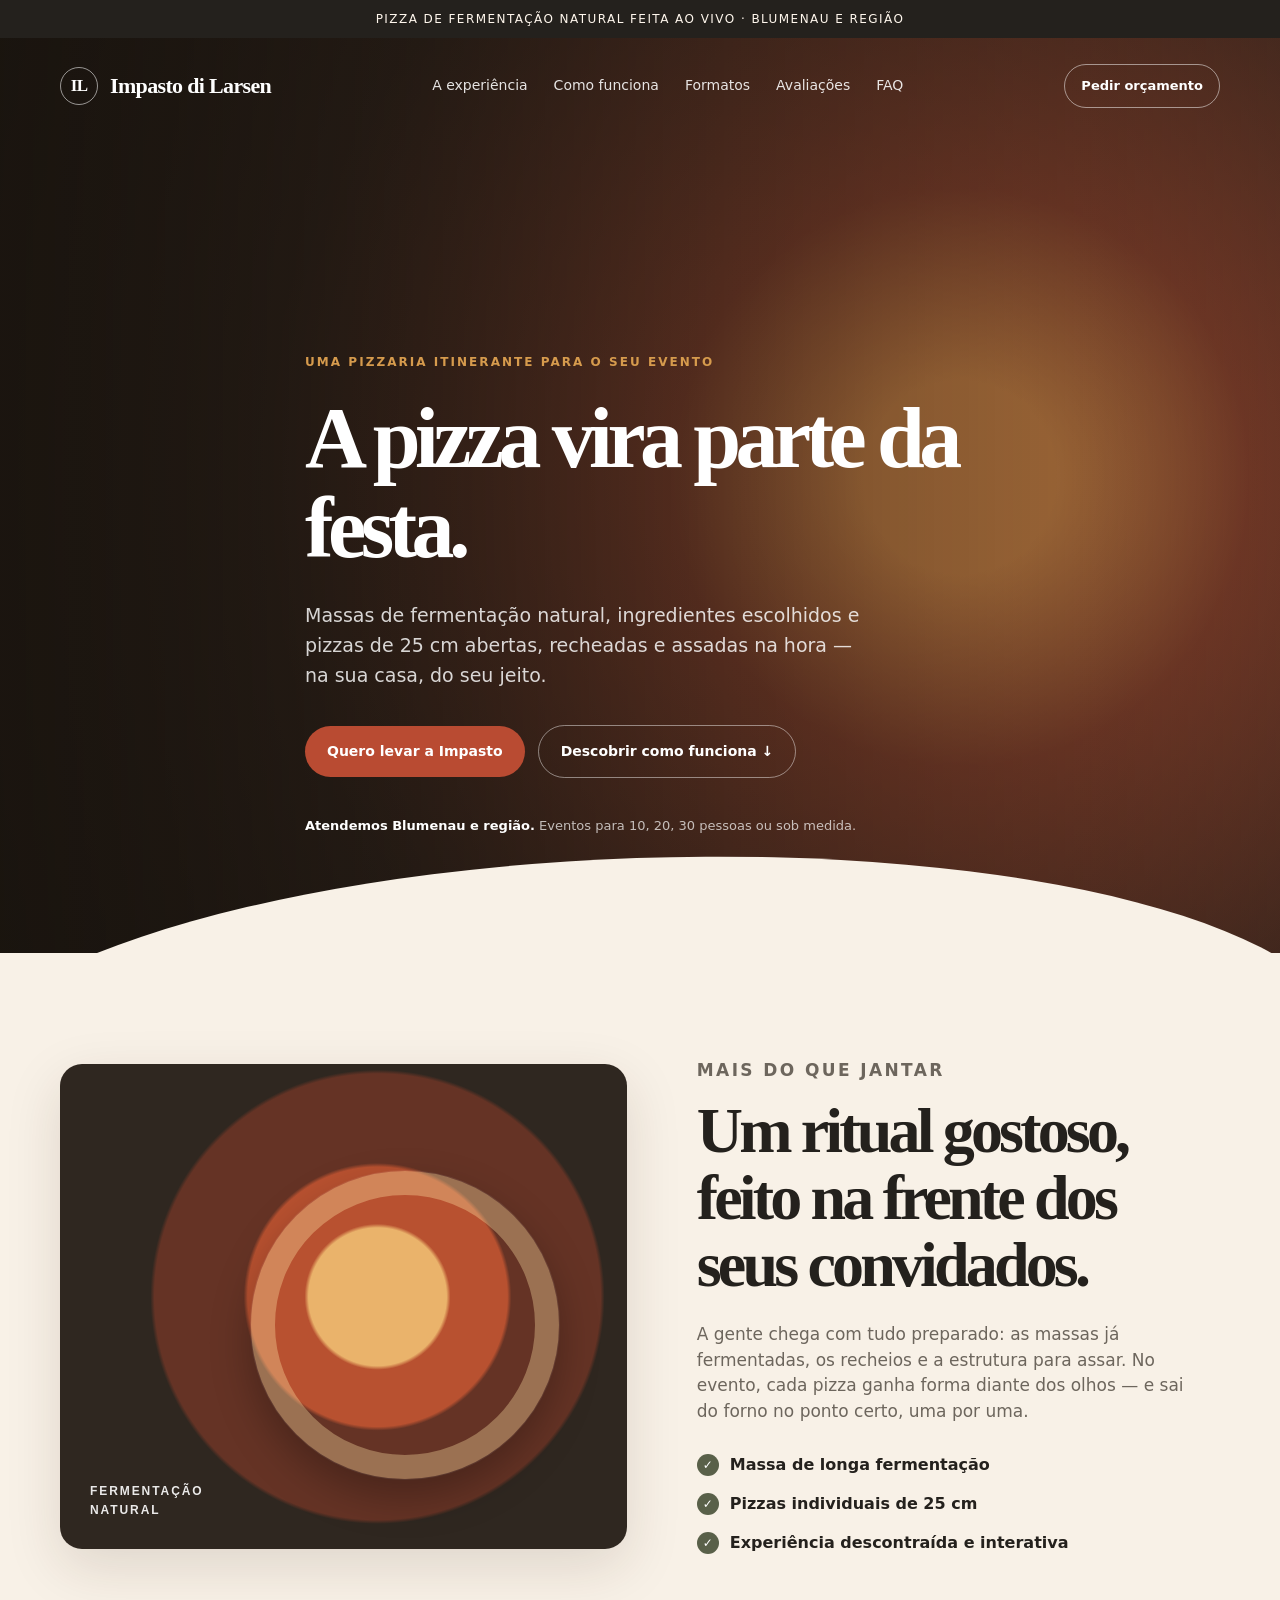
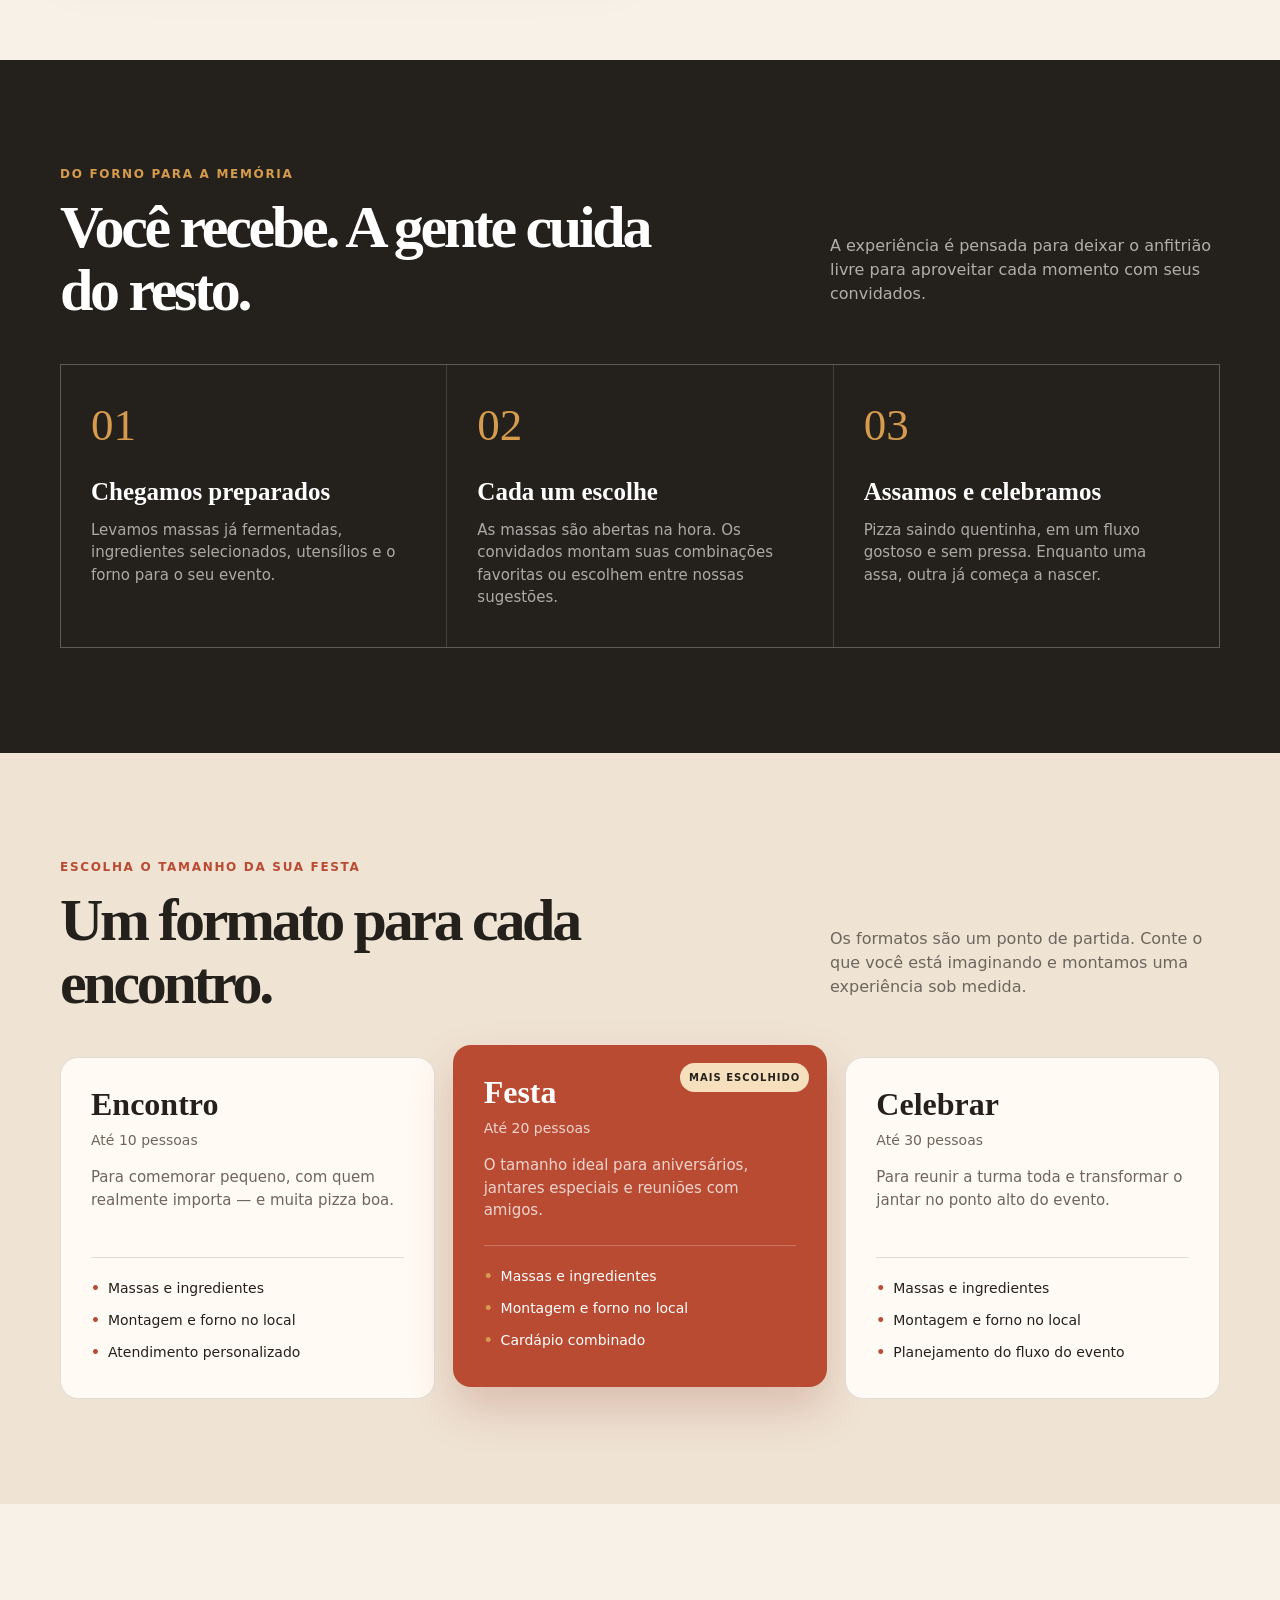
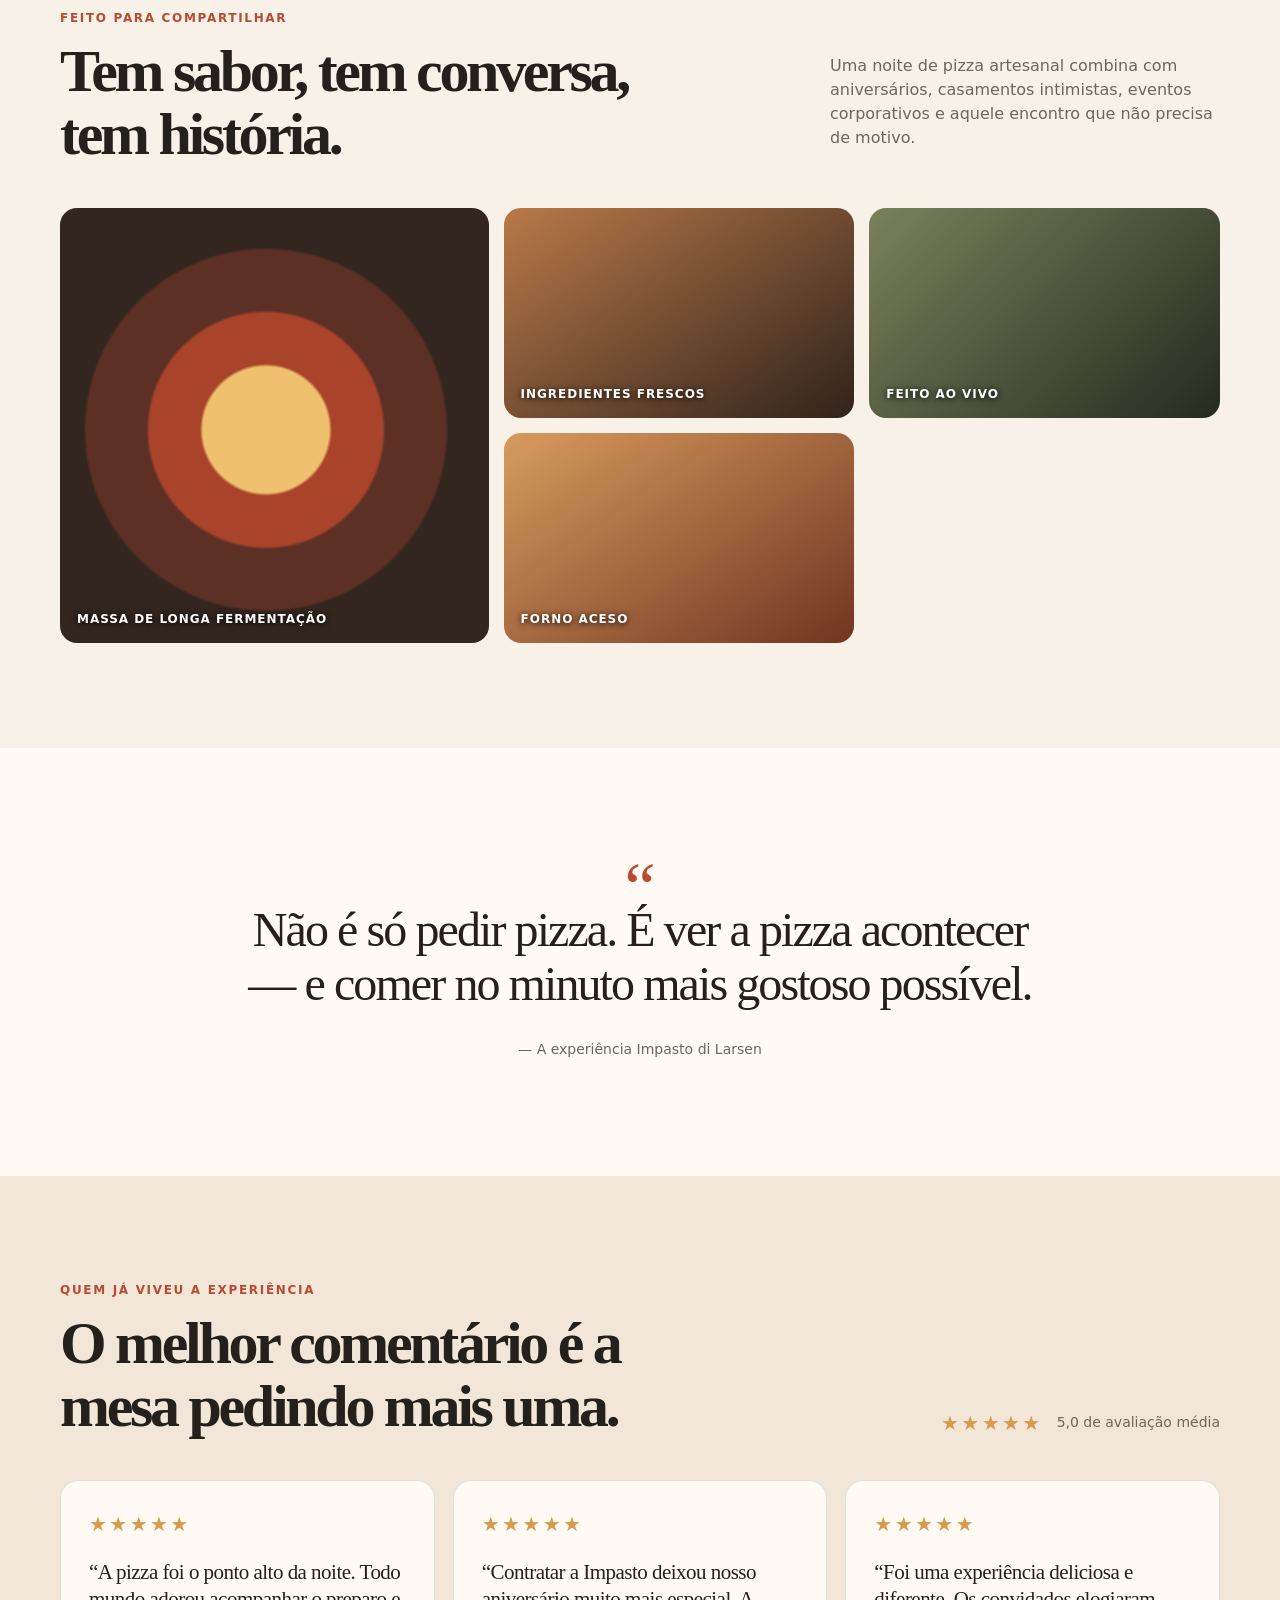
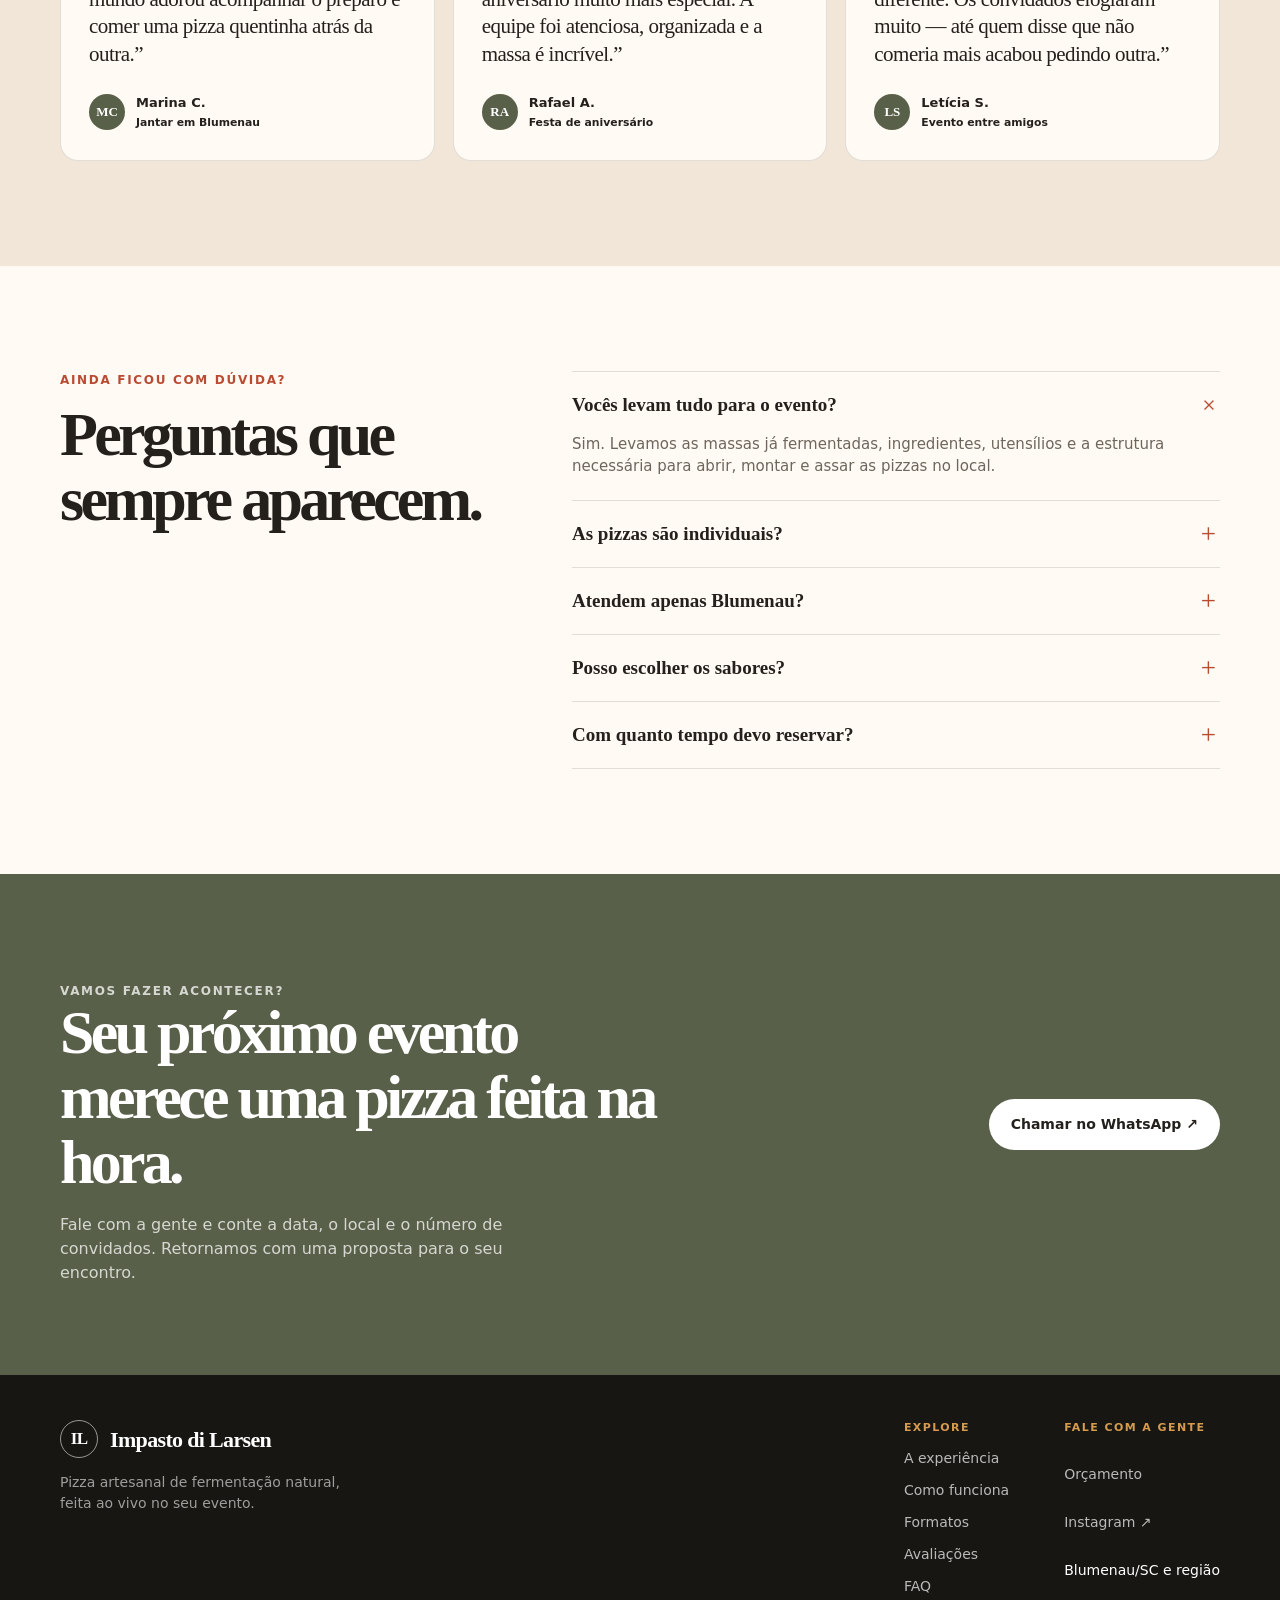
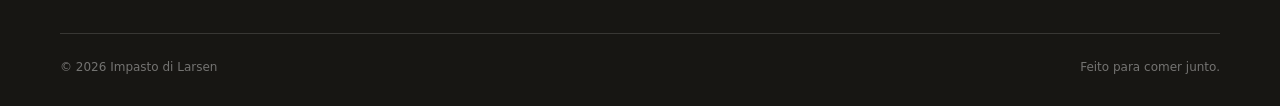
<file: impasto-di-larsen-landing.html>
<!DOCTYPE html>
<html lang="pt-BR">
<head>
  <meta charset="UTF-8" />
  <meta name="viewport" content="width=device-width, initial-scale=1.0" />
  <meta name="description" content="Impasto di Larsen — pizzas de fermentação natural feitas ao vivo no seu evento em Blumenau e região." />
  <title>Impasto di Larsen | Pizza artesanal no seu evento</title>
  <style>
    :root {
      --cream: #f8f1e7;
      --paper: #fffaf3;
      --ink: #24211d;
      --muted: #6d665d;
      --red: #b94b32;
      --red-dark: #8f3524;
      --olive: #596049;
      --gold: #d69b4d;
      --line: rgba(36, 33, 29, .13);
      --shadow: 0 18px 55px rgba(52, 33, 19, .13);
      --radius: 22px;
    }

    * { box-sizing: border-box; }
    html { scroll-behavior: smooth; }
    body {
      margin: 0;
      background: var(--cream);
      color: var(--ink);
      font-family: Inter, ui-sans-serif, system-ui, -apple-system, BlinkMacSystemFont, "Segoe UI", sans-serif;
      line-height: 1.5;
    }
    a { color: inherit; text-decoration: none; }
    img { max-width: 100%; display: block; }
    .container { width: min(1160px, calc(100% - 40px)); margin: 0 auto; }

    .announcement {
      background: var(--ink);
      color: #fff7ed;
      text-align: center;
      font-size: 12px;
      letter-spacing: .12em;
      text-transform: uppercase;
      padding: 10px 16px;
    }

    header {
      position: absolute;
      z-index: 5;
      inset: 42px 0 auto;
      color: white;
    }
    .nav {
      display: flex;
      align-items: center;
      justify-content: space-between;
      gap: 30px;
      padding: 22px 0;
    }
    .brand {
      display: flex;
      align-items: center;
      gap: 12px;
      font-family: Georgia, serif;
      font-size: 22px;
      font-weight: 700;
      letter-spacing: -.03em;
    }
    .brand-mark {
      width: 38px;
      height: 38px;
      border: 1px solid rgba(255,255,255,.55);
      border-radius: 50%;
      display: grid;
      place-items: center;
      font-size: 17px;
    }
    .nav-links { display: flex; gap: 26px; font-size: 14px; }
    .nav-links a { opacity: .88; transition: opacity .2s; }
    .nav-links a:hover { opacity: 1; }
    .nav-button {
      border: 1px solid rgba(255,255,255,.5);
      padding: 11px 16px;
      border-radius: 999px;
      font-size: 13px;
      font-weight: 700;
    }

    .hero {
      min-height: 760px;
      color: white;
      position: relative;
      overflow: hidden;
      background:
        linear-gradient(90deg, rgba(26,20,14,.88) 0%, rgba(26,20,14,.55) 48%, rgba(26,20,14,.25) 100%),
        radial-gradient(circle at 75% 48%, #d88b49 0 9%, #8a422d 27%, #34251e 65%, #171513 100%);
    }
    .hero::after {
      content: "";
      position: absolute;
      inset: auto -5% -115px;
      height: 210px;
      background: var(--cream);
      border-radius: 50% 50% 0 0 / 100% 100% 0 0;
      transform: rotate(-2deg);
    }
    .hero-content {
      position: relative;
      z-index: 1;
      padding-top: 210px;
      max-width: 670px;
    }
    .eyebrow {
      color: var(--gold);
      text-transform: uppercase;
      letter-spacing: .17em;
      font-size: 12px;
      font-weight: 800;
      margin: 0 0 22px;
    }
    h1, h2, h3 { font-family: Georgia, "Times New Roman", serif; line-height: 1.05; margin: 0; }
    h1 { font-size: clamp(48px, 7vw, 86px); letter-spacing: -.065em; max-width: 690px; }
    .hero-copy { font-size: 19px; line-height: 1.6; color: rgba(255,255,255,.82); max-width: 560px; margin: 26px 0 34px; }
    .actions { display: flex; align-items: center; flex-wrap: wrap; gap: 13px; }
    .button {
      display: inline-flex;
      justify-content: center;
      align-items: center;
      gap: 8px;
      border-radius: 999px;
      padding: 15px 22px;
      font-size: 14px;
      font-weight: 800;
      transition: transform .2s, background .2s;
    }
    .button:hover { transform: translateY(-2px); }
    .button-primary { background: var(--red); color: white; }
    .button-primary:hover { background: var(--red-dark); }
    .button-light { border: 1px solid rgba(255,255,255,.45); color: white; }
    .button-dark { background: var(--ink); color: white; }
    .hero-note { margin-top: 38px; color: rgba(255,255,255,.7); font-size: 13px; }
    .hero-note strong { color: white; }

    section { padding: 105px 0; }
    .section-top { display: flex; justify-content: space-between; align-items: end; gap: 40px; margin-bottom: 42px; }
    .section-top h2 { font-size: clamp(38px, 5vw, 60px); letter-spacing: -.055em; max-width: 640px; }
    .section-intro { color: var(--muted); max-width: 390px; font-size: 16px; }
    .kicker { color: var(--red); font-size: 12px; font-weight: 900; letter-spacing: .14em; text-transform: uppercase; margin: 0 0 13px; }

    .about-grid { display: grid; grid-template-columns: 1.04fr .96fr; gap: 70px; align-items: center; }
    .about-visual {
      min-height: 485px;
      border-radius: var(--radius);
      position: relative;
      overflow: hidden;
      background: radial-gradient(circle at 56% 48%, #eab36b 0 17%, #b85130 18% 32%, #653325 33% 55%, #2f2720 56% 100%);
      box-shadow: var(--shadow);
    }
    .about-visual::before {
      content: "";
      position: absolute;
      width: 260px; height: 260px;
      right: 12%; top: 22%;
      border-radius: 50%;
      border: 24px solid rgba(255,228,166,.35);
      box-shadow: 0 0 0 1px rgba(255,255,255,.08), 0 18px 40px rgba(0,0,0,.28);
    }
    .about-visual::after {
      content: "FERMENTAÇÃO\A NATURAL";
      white-space: pre;
      position: absolute;
      left: 30px; bottom: 29px;
      color: white; opacity: .9;
      font: 700 12px/1.6 Inter, sans-serif;
      letter-spacing: .16em;
    }
    .about-copy h2 { font-size: clamp(40px, 5vw, 64px); letter-spacing: -.06em; margin-bottom: 24px; }
    .about-copy p { font-size: 17px; color: var(--muted); max-width: 510px; }
    .check-list { list-style: none; padding: 0; margin: 29px 0 0; display: grid; gap: 15px; }
    .check-list li { display: flex; gap: 11px; align-items: center; font-weight: 700; }
    .check-list li::before { content: "✓"; display: grid; place-items: center; width: 22px; height: 22px; border-radius: 50%; background: var(--olive); color: white; font-size: 12px; }

    .dark-section { background: var(--ink); color: white; }
    .dark-section .section-intro { color: rgba(255,255,255,.64); }
    .dark-section .kicker { color: var(--gold); }
    .steps { display: grid; grid-template-columns: repeat(3, 1fr); gap: 1px; background: rgba(255,255,255,.14); border: 1px solid rgba(255,255,255,.14); }
    .step { padding: 34px 30px 38px; background: var(--ink); min-height: 245px; }
    .step-number { color: var(--gold); font: 500 45px Georgia, serif; }
    .step h3 { font-size: 25px; margin: 28px 0 13px; }
    .step p { color: rgba(255,255,255,.62); margin: 0; font-size: 15px; }

    .packages { background: #efe3d4; }
    .package-grid { display: grid; grid-template-columns: repeat(3, 1fr); gap: 18px; }
    .package { background: var(--paper); border: 1px solid var(--line); padding: 30px; border-radius: 18px; position: relative; }
    .package.featured { background: var(--red); color: white; transform: translateY(-12px); border-color: transparent; box-shadow: 0 22px 45px rgba(147, 57, 37, .22); }
    .popular { position: absolute; top: 17px; right: 17px; font-size: 10px; font-weight: 900; letter-spacing: .1em; text-transform: uppercase; color: var(--red); background: #f6dfbc; padding: 7px 9px; border-radius: 999px; }
    .package.featured .popular { color: var(--ink); }
    .package h3 { font-size: 32px; margin-bottom: 9px; }
    .package .people { color: var(--muted); font-size: 14px; }
    .package.featured .people, .package.featured .package-description { color: rgba(255,255,255,.76); }
    .package-description { color: var(--muted); min-height: 70px; font-size: 15px; }
    .package ul { list-style: none; padding: 20px 0 5px; border-top: 1px solid var(--line); margin: 21px 0 0; display: grid; gap: 11px; font-size: 14px; }
    .package.featured ul { border-color: rgba(255,255,255,.24); }
    .package li::before { content: "•"; color: var(--red); font-weight: 900; margin-right: 8px; }
    .package.featured li::before { color: var(--gold); }

    .gallery-grid { display: grid; grid-template-columns: 1.1fr .9fr .9fr; grid-template-rows: 210px 210px; gap: 15px; }
    .gallery-card { border-radius: 17px; overflow: hidden; position: relative; background: #5a3827; }
    .gallery-card:nth-child(1) { grid-row: span 2; background: radial-gradient(circle at 48% 51%, #efc16f 0 20%, #a9442b 21% 37%, #5c3025 38% 57%, #33261f 58%); }
    .gallery-card:nth-child(2) { background: linear-gradient(145deg, #b97948, #30231c); }
    .gallery-card:nth-child(3) { background: linear-gradient(135deg, #79825b, #252a20); }
    .gallery-card:nth-child(4) { background: linear-gradient(145deg, #d89b5d, #713522); }
    .gallery-card::after { content: attr(data-label); position: absolute; left: 17px; bottom: 15px; color: white; font-weight: 800; font-size: 12px; letter-spacing: .08em; text-transform: uppercase; text-shadow: 0 1px 6px #000; }

    .quote { padding: 100px 0 115px; text-align: center; background: var(--paper); }
    .quote-mark { color: var(--red); font: 70px Georgia, serif; height: 55px; }
    blockquote { max-width: 820px; margin: 0 auto 25px; font: 500 clamp(29px, 4vw, 48px)/1.13 Georgia, serif; letter-spacing: -.04em; }
    .quote cite { color: var(--muted); font-size: 14px; font-style: normal; }

    .reviews { background: #f1e6d8; }
    .rating-summary { display: flex; align-items: center; gap: 14px; color: var(--muted); font-size: 14px; }
    .stars { color: var(--gold); letter-spacing: .12em; font-size: 20px; }
    .review-grid { display: grid; grid-template-columns: repeat(3, 1fr); gap: 18px; }
    .review-card { background: var(--paper); border: 1px solid var(--line); border-radius: 18px; padding: 28px; min-height: 245px; display: flex; flex-direction: column; justify-content: space-between; }
    .review-card blockquote { font: 500 21px/1.3 Georgia, serif; letter-spacing: -.025em; margin: 20px 0 25px; }
    .review-author { display: flex; align-items: center; gap: 11px; font-size: 13px; font-weight: 800; }
    .avatar { width: 36px; height: 36px; border-radius: 50%; display: grid; place-items: center; background: var(--olive); color: white; font: 700 13px Georgia, serif; }
    .faq-section { background: var(--paper); }
    .faq-grid { display: grid; grid-template-columns: .8fr 1.2fr; gap: 80px; align-items: start; }
    .faq-grid h2 { font-size: clamp(40px, 5vw, 62px); letter-spacing: -.06em; }
    .faq-list { border-top: 1px solid var(--line); }
    .faq-item { border-bottom: 1px solid var(--line); }
    .faq-item summary { cursor: pointer; list-style: none; padding: 22px 38px 22px 0; font: 700 19px Georgia, serif; position: relative; }
    .faq-item summary::-webkit-details-marker { display: none; }
    .faq-item summary::after { content: "+"; position: absolute; right: 4px; top: 18px; font: 400 27px Georgia, serif; color: var(--red); transition: transform .2s; }
    .faq-item[open] summary::after { transform: rotate(45deg); }
    .faq-item p { color: var(--muted); max-width: 650px; margin: -5px 0 22px; font-size: 15px; }

    .cta { padding: 90px 0; background: var(--olive); color: white; }
    .cta-inner { display: flex; justify-content: space-between; align-items: center; gap: 35px; }
    .cta h2 { font-size: clamp(37px, 5vw, 62px); letter-spacing: -.06em; max-width: 630px; }
    .cta p { color: rgba(255,255,255,.75); max-width: 520px; margin: 18px 0 0; }
    .cta .button-primary { background: white; color: var(--ink); white-space: nowrap; }

    footer { background: #171613; color: white; padding: 45px 0 30px; }
    .footer-grid { display: flex; justify-content: space-between; gap: 30px; padding-bottom: 36px; border-bottom: 1px solid rgba(255,255,255,.14); }
    .footer-brand p { color: rgba(255,255,255,.58); max-width: 280px; font-size: 14px; }
    .footer-links { display: flex; gap: 55px; font-size: 14px; }
    .footer-links div { display: grid; gap: 11px; }
    .footer-links strong { color: var(--gold); font-size: 11px; letter-spacing: .13em; text-transform: uppercase; }
    .footer-links a { color: rgba(255,255,255,.7); }
    .copyright { display: flex; justify-content: space-between; padding-top: 24px; color: rgba(255,255,255,.4); font-size: 12px; }

    @media (max-width: 820px) {
      .nav-links { display: none; }
      .hero { min-height: 700px; }
      .hero-content { padding-top: 175px; }
      .about-grid { grid-template-columns: 1fr; gap: 42px; }
      .about-visual { min-height: 350px; }
      .steps, .package-grid { grid-template-columns: 1fr; }
      .review-grid { grid-template-columns: 1fr; }
      .faq-grid { grid-template-columns: 1fr; gap: 35px; }
      .package.featured { transform: none; }
      .section-top, .cta-inner { display: block; }
      .section-intro { margin-top: 20px; }
      .cta .button { margin-top: 28px; }
      .gallery-grid { grid-template-columns: 1fr 1fr; grid-template-rows: 240px 170px 170px; }
      .gallery-card:nth-child(1) { grid-row: span 1; grid-column: span 2; }
      .footer-grid, .copyright { display: block; }
      .footer-links { margin-top: 28px; gap: 35px; flex-wrap: wrap; }
      .copyright p:last-child { margin-top: 8px; }
    }
    @media (max-width: 480px) {
      .container { width: min(100% - 28px, 1160px); }
      section { padding: 76px 0; }
      .brand { font-size: 18px; }
      .nav-button { padding: 9px 12px; font-size: 11px; }
      .hero-copy { font-size: 17px; }
      .actions .button { width: 100%; }
      .gallery-grid { gap: 9px; }
    }
  </style>
</head>
<body>
  <div class="announcement">Pizza de fermentação natural feita ao vivo · Blumenau e região</div>

  <header>
    <div class="container nav">
      <a href="#inicio" class="brand"><span class="brand-mark">IL</span> Impasto di Larsen</a>
      <nav class="nav-links" aria-label="Navegação principal">
        <a href="#experiencia">A experiência</a>
        <a href="#como-funciona">Como funciona</a>
        <a href="#formatos">Formatos</a>
        <a href="#avaliacoes">Avaliações</a>
        <a href="#faq">FAQ</a>
      </nav>
      <a class="nav-button" href="#orcamento">Pedir orçamento</a>
    </div>
  </header>

  <main>
    <section class="hero" id="inicio">
      <div class="container hero-content">
        <p class="eyebrow">Uma pizzaria itinerante para o seu evento</p>
        <h1>A pizza vira parte da festa.</h1>
        <p class="hero-copy">Massas de fermentação natural, ingredientes escolhidos e pizzas de 25 cm abertas, recheadas e assadas na hora — na sua casa, do seu jeito.</p>
        <div class="actions">
          <a class="button button-primary" href="#orcamento">Quero levar a Impasto</a>
          <a class="button button-light" href="#como-funciona">Descobrir como funciona ↓</a>
        </div>
        <p class="hero-note"><strong>Atendemos Blumenau e região.</strong> Eventos para 10, 20, 30 pessoas ou sob medida.</p>
      </div>
    </section>

    <section id="experiencia">
      <div class="container about-grid">
        <div class="about-visual" aria-label="Imagem ilustrativa de pizza artesanal assada"></div>
        <div class="about-copy">
          <p class="kicker">Mais do que jantar</p>
          <h2>Um ritual gostoso, feito na frente dos seus convidados.</h2>
          <p>A gente chega com tudo preparado: as massas já fermentadas, os recheios e a estrutura para assar. No evento, cada pizza ganha forma diante dos olhos — e sai do forno no ponto certo, uma por uma.</p>
          <ul class="check-list">
            <li>Massa de longa fermentação</li>
            <li>Pizzas individuais de 25 cm</li>
            <li>Experiência descontraída e interativa</li>
          </ul>
        </div>
      </div>
    </section>

    <section class="dark-section" id="como-funciona">
      <div class="container">
        <div class="section-top">
          <div>
            <p class="kicker">Do forno para a memória</p>
            <h2>Você recebe. A gente cuida do resto.</h2>
          </div>
          <p class="section-intro">A experiência é pensada para deixar o anfitrião livre para aproveitar cada momento com seus convidados.</p>
        </div>
        <div class="steps">
          <article class="step"><span class="step-number">01</span><h3>Chegamos preparados</h3><p>Levamos massas já fermentadas, ingredientes selecionados, utensílios e o forno para o seu evento.</p></article>
          <article class="step"><span class="step-number">02</span><h3>Cada um escolhe</h3><p>As massas são abertas na hora. Os convidados montam suas combinações favoritas ou escolhem entre nossas sugestões.</p></article>
          <article class="step"><span class="step-number">03</span><h3>Assamos e celebramos</h3><p>Pizza saindo quentinha, em um fluxo gostoso e sem pressa. Enquanto uma assa, outra já começa a nascer.</p></article>
        </div>
      </div>
    </section>

    <section class="packages" id="formatos">
      <div class="container">
        <div class="section-top">
          <div><p class="kicker">Escolha o tamanho da sua festa</p><h2>Um formato para cada encontro.</h2></div>
          <p class="section-intro">Os formatos são um ponto de partida. Conte o que você está imaginando e montamos uma experiência sob medida.</p>
        </div>
        <div class="package-grid">
          <article class="package"><h3>Encontro</h3><div class="people">Até 10 pessoas</div><p class="package-description">Para comemorar pequeno, com quem realmente importa — e muita pizza boa.</p><ul><li>Massas e ingredientes</li><li>Montagem e forno no local</li><li>Atendimento personalizado</li></ul></article>
          <article class="package featured"><span class="popular">Mais escolhido</span><h3>Festa</h3><div class="people">Até 20 pessoas</div><p class="package-description">O tamanho ideal para aniversários, jantares especiais e reuniões com amigos.</p><ul><li>Massas e ingredientes</li><li>Montagem e forno no local</li><li>Cardápio combinado</li></ul></article>
          <article class="package"><h3>Celebrar</h3><div class="people">Até 30 pessoas</div><p class="package-description">Para reunir a turma toda e transformar o jantar no ponto alto do evento.</p><ul><li>Massas e ingredientes</li><li>Montagem e forno no local</li><li>Planejamento do fluxo do evento</li></ul></article>
        </div>
      </div>
    </section>

    <section>
      <div class="container">
        <div class="section-top"><div><p class="kicker">Feito para compartilhar</p><h2>Tem sabor, tem conversa, tem história.</h2></div><p class="section-intro">Uma noite de pizza artesanal combina com aniversários, casamentos intimistas, eventos corporativos e aquele encontro que não precisa de motivo.</p></div>
        <div class="gallery-grid" aria-label="Galeria ilustrativa da experiência Impasto di Larsen">
          <div class="gallery-card" data-label="Massa de longa fermentação"></div>
          <div class="gallery-card" data-label="Ingredientes frescos"></div>
          <div class="gallery-card" data-label="Feito ao vivo"></div>
          <div class="gallery-card" data-label="Forno aceso"></div>
        </div>
      </div>
    </section>

    <section class="quote">
      <div class="container">
        <div class="quote-mark">“</div>
        <blockquote>Não é só pedir pizza. É ver a pizza acontecer — e comer no minuto mais gostoso possível.</blockquote>
        <cite>— A experiência Impasto di Larsen</cite>
      </div>
    </section>

    <section class="reviews" id="avaliacoes">
      <div class="container">
        <div class="section-top">
          <div><p class="kicker">Quem já viveu a experiência</p><h2>O melhor comentário é a mesa pedindo mais uma.</h2></div>
          <div class="rating-summary"><span class="stars">★★★★★</span><span>5,0 de avaliação média</span></div>
        </div>
        <div class="review-grid">
          <article class="review-card"><div><div class="stars">★★★★★</div><blockquote>“A pizza foi o ponto alto da noite. Todo mundo adorou acompanhar o preparo e comer uma pizza quentinha atrás da outra.”</blockquote></div><div class="review-author"><span class="avatar">MC</span><span>Marina C.<br><small>Jantar em Blumenau</small></span></div></article>
          <article class="review-card"><div><div class="stars">★★★★★</div><blockquote>“Contratar a Impasto deixou nosso aniversário muito mais especial. A equipe foi atenciosa, organizada e a massa é incrível.”</blockquote></div><div class="review-author"><span class="avatar">RA</span><span>Rafael A.<br><small>Festa de aniversário</small></span></div></article>
          <article class="review-card"><div><div class="stars">★★★★★</div><blockquote>“Foi uma experiência deliciosa e diferente. Os convidados elogiaram muito — até quem disse que não comeria mais acabou pedindo outra.”</blockquote></div><div class="review-author"><span class="avatar">LS</span><span>Letícia S.<br><small>Evento entre amigos</small></span></div></article>
        </div>
      </div>
    </section>

    <section class="faq-section" id="faq">
      <div class="container faq-grid">
        <div><p class="kicker">Ainda ficou com dúvida?</p><h2>Perguntas que sempre aparecem.</h2></div>
        <div class="faq-list">
          <details class="faq-item" open><summary>Vocês levam tudo para o evento?</summary><p>Sim. Levamos as massas já fermentadas, ingredientes, utensílios e a estrutura necessária para abrir, montar e assar as pizzas no local.</p></details>
          <details class="faq-item"><summary>As pizzas são individuais?</summary><p>Sim. Cada pizza tem aproximadamente 25 cm, um tamanho ideal para que cada convidado escolha seus sabores e experimente diferentes combinações.</p></details>
          <details class="faq-item"><summary>Atendem apenas Blumenau?</summary><p>Atendemos Blumenau e cidades da região. Envie o local do evento para verificarmos a disponibilidade e possíveis condições de deslocamento.</p></details>
          <details class="faq-item"><summary>Posso escolher os sabores?</summary><p>Claro. Montamos o cardápio junto com você, considerando o perfil dos convidados e opções variadas para agradar diferentes gostos.</p></details>
          <details class="faq-item"><summary>Com quanto tempo devo reservar?</summary><p>Quanto antes, melhor — especialmente para finais de semana e datas comemorativas. Fale com a gente para consultar a agenda da sua data.</p></details>
        </div>
      </div>
    </section>

    <section class="cta" id="orcamento">
      <div class="container cta-inner">
        <div><p class="kicker">Vamos fazer acontecer?</p><h2>Seu próximo evento merece uma pizza feita na hora.</h2><p>Fale com a gente e conte a data, o local e o número de convidados. Retornamos com uma proposta para o seu encontro.</p></div>
        <a class="button button-primary" href="https://wa.me/5547999999999?text=Olá!%20Quero%20um%20orçamento%20da%20Impasto%20di%20Larsen." target="_blank" rel="noopener">Chamar no WhatsApp ↗</a>
      </div>
    </section>
  </main>

  <footer>
    <div class="container">
      <div class="footer-grid">
        <div class="footer-brand"><a href="#inicio" class="brand"><span class="brand-mark">IL</span> Impasto di Larsen</a><p>Pizza artesanal de fermentação natural, feita ao vivo no seu evento.</p></div>
        <div class="footer-links"><div><strong>Explore</strong><a href="#experiencia">A experiência</a><a href="#como-funciona">Como funciona</a><a href="#formatos">Formatos</a><a href="#avaliacoes">Avaliações</a><a href="#faq">FAQ</a></div><div><strong>Fale com a gente</strong><a href="#orcamento">Orçamento</a><a href="https://instagram.com" target="_blank" rel="noopener">Instagram ↗</a><span>Blumenau/SC e região</span></div></div>
      </div>
      <div class="copyright"><span>© 2026 Impasto di Larsen</span><span>Feito para comer junto.</span></div>
    </div>
  </footer>
</body>
</html>
</file>
